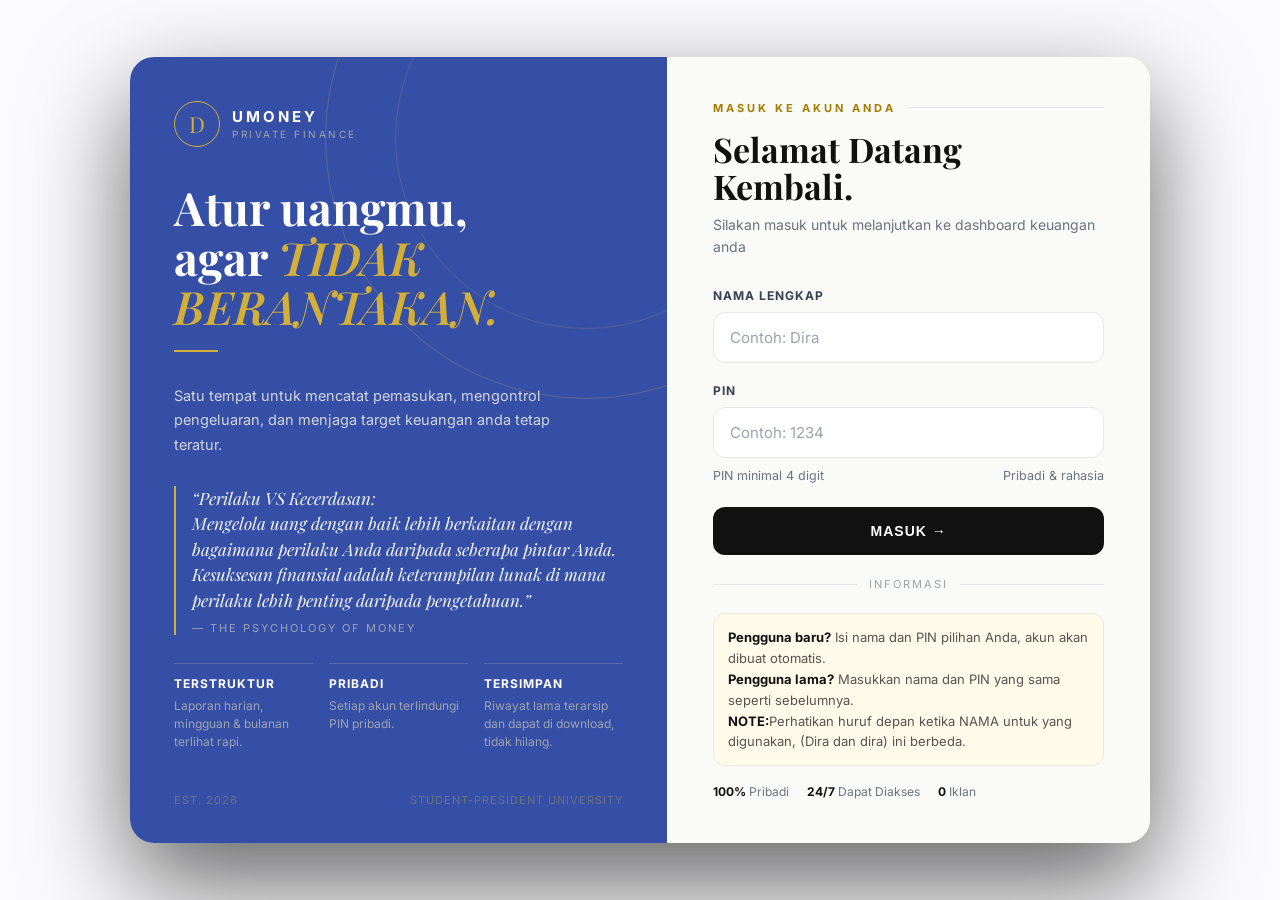
<file: index.html>
<!DOCTYPE html>
<html lang="id">
<head> 
<meta charset="UTF-8">
<meta name="viewport" content="width=device-width, initial-scale=1.0">
<title>uMoney — Private Finance</title>
<style>
  @import url('https://fonts.googleapis.com/css2?family=Playfair+Display:wght@600;700&family=Inter:wght@400;500;600;700&display=swap');
  *{margin:0;padding:0;box-sizing:border-box}
  body{min-height:100vh;background:#fbfbfd;font-family:'Inter',sans-serif;display:flex;align-items:center;justify-content:center;padding:20px;color:#111111}
  .wrap{width:100%;max-width:1020px;min-height:640px;background:#fff;border-radius:24px;overflow:hidden;display:flex;box-shadow:0 40px 100px rgba(0,0,0,.6)}
  /* KIRI - MEWAH */
  .left{flex:1.15;background:#052692ce;color:#fff;padding:44px 44px 36px;position:relative;overflow:hidden;display:flex;flex-direction:column}
  .left::before{content:'';position:absolute;width:520px;height:520px;border:1px solid rgba(212,175,55,.25);border-radius:50%;top:-180px;right:-180px}
  .left::after{content:'';position:absolute;width:380px;height:380px;border:1px solid rgba(212,175,55,.18);border-radius:50%;top:-110px;right:-110px}
  .gold-line{width:44px;height:2px;background:#D4AF37;margin:18px 0}
  .brand{display:flex;align-items:center;gap:12px;position:relative;z-index:1}
  .brand-mark{width:46px;height:46px;border:1px solid #D4AF37;border-radius:50%;display:flex;align-items:center;justify-content:center;font-family:'Playfair Display',serif;font-size:22px;color:#D4AF37}
  .brand b{font-size:15px;letter-spacing:3px;text-transform:uppercase}
  .brand span{display:block;font-size:10px;letter-spacing:2.5px;color:#9CA3AF;font-weight:400;margin-top:2px}
  .left h1{font-family:'Playfair Display',serif;font-size:46px;line-height:1.08;font-weight:700;margin-top:36px;position:relative;z-index:1}
  .left h1 em{font-style:italic;color:#D4AF37;font-weight:600}
  .left p.desc{font-size:14.5px;line-height:1.7;color:#D1D5DB;margin-top:14px;max-width:380px;position:relative;z-index:1}
  .quote{margin-top:28px;border-left:2px solid #D4AF37;padding-left:16px;position:relative;z-index:1}
  .quote p{font-family:'Playfair Display',serif;font-size:17px;line-height:1.5;font-style:italic;color:#F3F4F6}
  .quote span{font-size:11px;letter-spacing:2px;color:#9CA3AF;text-transform:uppercase;display:block;margin-top:8px;font-family:'Inter',sans-serif;font-style:normal}
  .features{display:flex;gap:16px;margin-top:28px;position:relative;z-index:1}
  .feat{flex:1;border-top:1px solid rgba(255,255,255,.15);padding-top:12px}
  .feat b{font-size:12px;letter-spacing:1px;text-transform:uppercase;color:#fff;display:block}
  .feat span{font-size:12px;color:#9CA3AF;line-height:1.5;display:block;margin-top:6px}
  .left .foot{margin-top:auto;padding-top:28px;display:flex;justify-content:space-between;font-size:11px;letter-spacing:1px;color:#6B7280;text-transform:uppercase;position:relative;z-index:1}
  /* KANAN */
  .right{flex:1;padding:44px 46px;display:flex;flex-direction:column;justify-content:center;background:#FAFAF8}
  .eyebrow{font-size:11px;letter-spacing:3px;text-transform:uppercase;color:#A67C00;font-weight:700;display:flex;align-items:center;gap:10px}
  .eyebrow::after{content:'';flex:1;height:1px;background:#E5E7EB}
  .right h2{font-family:'Playfair Display',serif;font-size:34px;line-height:1.1;margin:16px 0 8px;color:#111}
  .right p.sub{font-size:14px;line-height:1.6;color:#6B7280;margin-bottom:10px}
  label{font-size:12px;letter-spacing:1px;text-transform:uppercase;font-weight:700;color:#374151;margin:20px 0 9px;display:block}
  input{width:100%;padding:15px 16px;border:1px solid #E5E7EB;border-radius:12px;font-size:15px;outline:none;background:#fff;transition:.2s;font-family:'Inter',sans-serif}
  input::placeholder{color:#9CA3AF}
  input:focus{border-color:#111;box-shadow:0 0 0 3px rgba(0,0,0,.06)}
  .row-info{display:flex;justify-content:space-between;font-size:12.5px;color:#6B7280;margin-top:10px}
  .btn{width:100%;margin-top:24px;background:#111;color:#fff;border:none;padding:16px;border-radius:12px;font-size:14px;letter-spacing:1px;text-transform:uppercase;font-weight:700;cursor:pointer;transition:.2s}
  .btn:hover{background:#000;transform:translateY(-1px);box-shadow:0 14px 30px rgba(0,0,0,.2)}
  .btn:active{transform:scale(.98)}
  .divider{display:flex;align-items:center;gap:12px;margin:22px 0;font-size:11px;letter-spacing:2px;text-transform:uppercase;color:#9CA3AF}
  .divider::before,.divider::after{content:'';flex:1;height:1px;background:#E5E7EB}
  .note{border:1px solid #EDE9D8;background:#FFFBEB;border-radius:12px;padding:13px 14px;font-size:13px;line-height:1.6;color:#57534E}
  .note b{color:#111}
  .trust{display:flex;gap:18px;margin-top:18px;font-size:12px;color:#6B7280}
  .trust b{color:#111}
  #pesanError{display:none;margin-top:14px;background:#FEF2F2;border:1px solid #FECACA;color:#991B1B;padding:11px 12px;border-radius:10px;font-size:13px}
  @media(max-width:760px){
    .wrap{flex-direction:column;max-width:460px;min-height:auto}
    .left{padding:28px}
    .left h1{font-size:32px}
    .features,.quote{display:none}
    .right{padding:28px 24px}
  }
</style>
</head>
<body>
<div class="wrap">
  <div class="left">
    <div class="brand"><div class="brand-mark">D</div><b>uMoney<span>Private Finance</span></b></div>
    <h1>Atur uangmu,<br>agar <em>TIDAK<br>BERANTAKAN.</em></h1>
    <div class="gold-line"></div>
    <p class="desc">Satu tempat untuk mencatat pemasukan, mengontrol pengeluaran, dan menjaga target keuangan anda tetap teratur.</p>
    <div class="quote"><p>“Perilaku VS Kecerdasan: <br>Mengelola uang dengan baik lebih berkaitan dengan bagaimana perilaku Anda daripada seberapa pintar Anda. Kesuksesan finansial adalah keterampilan lunak di mana perilaku lebih penting daripada pengetahuan</em>.”</p><span>— The Psychology of Money</span></div>
    <div class="features">
      <div class="feat"><b>Terstruktur</b><span>Laporan harian, mingguan & bulanan terlihat rapi.</span></div>
      <div class="feat"><b>Pribadi</b><span>Setiap akun terlindungi PIN pribadi.</span></div>
      <div class="feat"><b>Tersimpan</b><span>Riwayat lama terarsip dan dapat di download, tidak hilang.</span></div>
    </div>
    <div class="foot"><span>Est. 2026</span><span>Student-President University</span></div>
  </div>

  <div class="right">
    <div class="eyebrow">Masuk Ke Akun Anda</div>
    <h2>Selamat Datang<br>Kembali.</h2>
    <p class="sub">Silakan masuk untuk melanjutkan ke dashboard keuangan anda</p>

    <label for="inputNamaLogin">Nama Lengkap</label>
    <input id="inputNamaLogin" type="text" placeholder="Contoh: Dira" autocomplete="off">

    <label for="inputPinLogin">PIN</label>
    <input id="inputPinLogin" type="password" inputmode="numeric" maxlength="6" placeholder="Contoh: 1234" autocomplete="off">
    <div class="row-info"><span>PIN minimal 4 digit</span><span>Pribadi & rahasia</span></div>

    <div id="pesanError"></div>
    <button class="btn" onclick="loginuMoney()">Masuk →</button>

    <div class="divider">Informasi</div>
    <div class="note"><b>Pengguna baru?</b> Isi nama dan PIN pilihan Anda, akun akan dibuat otomatis.<br><b>Pengguna lama?</b> Masukkan nama dan PIN yang sama seperti sebelumnya.<br><b>NOTE:</b>Perhatikan huruf depan ketika NAMA untuk yang digunakan, (Dira dan dira) ini berbeda.</div>
    <div class="trust"><span><b>100%</b> Pribadi</span><span><b>24/7</b> Dapat Diakses</span><span><b>0</b> Iklan</span></div>
  </div>
</div>

<script>
function tampilError(msg){
  let el = document.getElementById('pesanError');
  el.style.display = 'block'; el.textContent = msg;
}
function loginuMoney(){
  let nama = document.getElementById('inputNamaLogin').value.trim();
  let pin = document.getElementById('inputPinLogin').value.trim();
  if(!nama){ tampilError('Mohon isi nama Anda terlebih dahulu.'); return; }
  if(!pin || pin.length < 4){ tampilError('PIN minimal 4 digit.'); return; }
  let keyPin = 'uMoney_pin_' + nama;
  let pinLama = localStorage.getItem(keyPin);
  if(pinLama && pinLama !== pin){ tampilError('PIN salah. Silakan coba lagi.'); return; }
  if(!pinLama) localStorage.setItem(keyPin, pin);
  sessionStorage.setItem('currentUser', nama);
  localStorage.setItem('currentUser', nama);
  localStorage.setItem('uMoney_lastUser', nama);
  window.location.href = 'home.html';
}
document.getElementById('inputPinLogin').addEventListener('keydown', function(e){ if(e.key === 'Enter') loginuMoney(); });
document.getElementById('inputNamaLogin').addEventListener('keydown', function(e){ if(e.key === 'Enter') document.getElementById('inputPinLogin').focus(); });
</script>
</body>
</html>
</file>
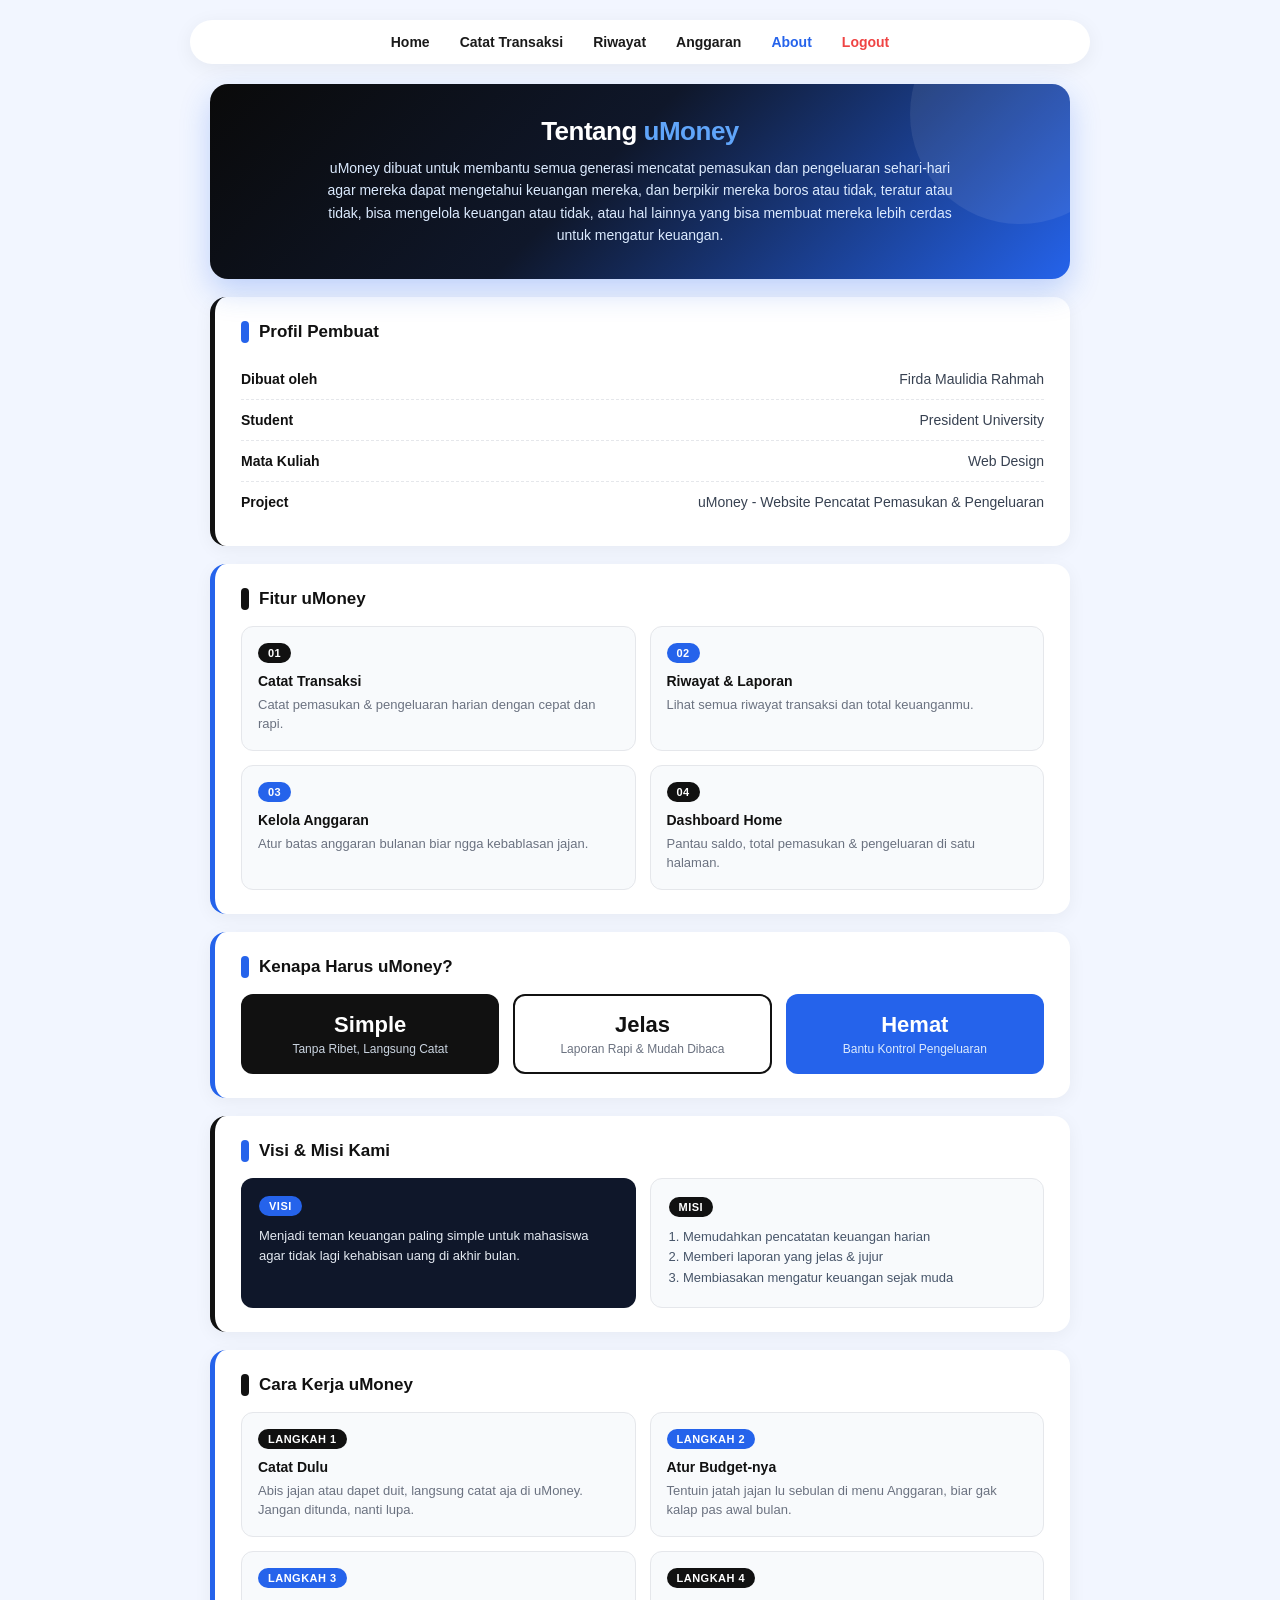
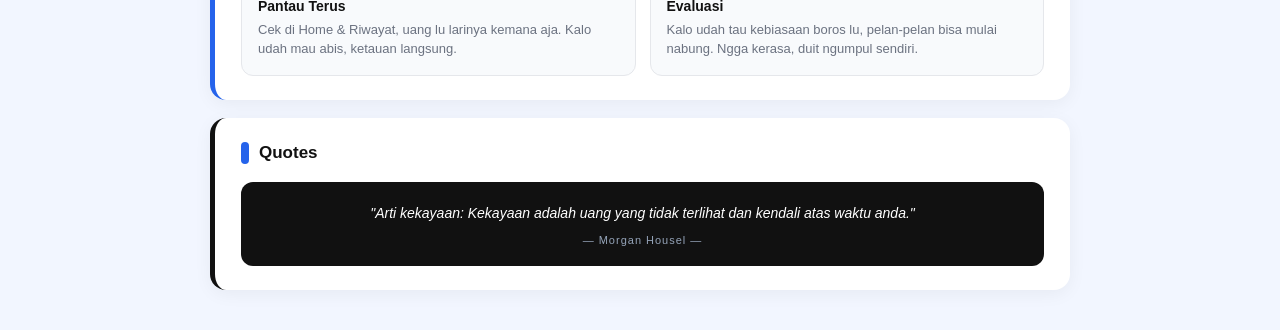
<file: about.html>
<!DOCTYPE html>
<html lang="id">
<head>
<meta charset="UTF-8">
<meta name="viewport" content="width=device-width, initial-scale=1.0">
<title>Tentang uMoney</title>
<style>
  *{margin:0;padding:0;box-sizing:border-box;font-family:'Segoe UI', Arial, sans-serif}
  body{background:#f2f6ff;padding:20px 0 40px}

  /* NAV - UKURAN TETAP */
  .navbar{
    max-width:900px;margin:0 auto 20px;
    background:#fff;border-radius:999px;
    display:flex;justify-content:center;gap:30px;
    padding:14px 20px;
    box-shadow:0 4px 20px rgba(0,0,0,0.06);
  }
  .navbar a{color:#1a1a1a;text-decoration:none;font-weight:600;font-size:14px}
  .navbar a.active{color:#2563eb}
  .navbar a.logout{color:#ef4444}

  /* CONTAINER - UKURAN TETAP */
  .container{max-width:900px;margin:0 auto;padding:0 20px}

  /* HERO - HITAM + BIRU */
  .hero{
    background:linear-gradient(135deg, #0a0a0a 0%, #0f172a 45%, #2563eb 100%);
    border-radius:18px;padding:32px 28px;text-align:center;color:#fff;
    box-shadow:0 12px 30px rgba(37,99,235,0.25);
    position:relative;overflow:hidden;
  }
  .hero::after{
    content:"";position:absolute;width:220px;height:220px;
    background:rgba(255,255,255,0.08);border-radius:50%;
    right:-60px;top:-80px;
  }
  .hero h1{font-size:26px;letter-spacing:-0.5px;position:relative;z-index:1}
  .hero h1 span{color:#60a5fa}
  .hero p{margin-top:10px;font-size:14px;line-height:1.6;color:#dbeafe;max-width:650px;margin-left:auto;margin-right:auto;position:relative;z-index:1}

  /* CARD PUTIH + LIST HITAM */
  .card{
    background:#fff;border-radius:16px;padding:24px 26px;margin-top:18px;
    box-shadow:0 4px 18px rgba(0,0,0,0.05);
    border-left:5px solid #111;
  }
  .card.blue{border-left-color:#2563eb}
  .card h2{font-size:17px;color:#111;display:flex;align-items:center;gap:10px}
  .card h2::before{content:"";width:8px;height:22px;background:#2563eb;border-radius:10px;display:inline-block}
  .card.blue h2::before{background:#111}

  .profil{margin-top:16px}
  .row{
    display:flex;justify-content:space-between;padding:12px 0;
    border-bottom:1px dashed #e5e7eb;font-size:14px;
  }
  .row:last-child{border-bottom:none}
  .row b{color:#111}
  .row span{color:#374151;text-align:right}

  /* FITUR */
  .fitur-grid{display:grid;grid-template-columns:1fr 1fr;gap:14px;margin-top:16px}
  .fitur{
    background:#f8fafc;border:1px solid #e5e7eb;border-radius:12px;padding:16px;
  }
  .fitur h3{font-size:14px;color:#111;margin-bottom:6px}
  .fitur p{font-size:13px;color:#6b7280;line-height:1.5}
  .badge{
    display:inline-block;background:#111;color:#fff;
    font-size:11px;padding:4px 10px;border-radius:999px;
    font-weight:700;letter-spacing:0.5px;margin-bottom:10px;
  }
  .badge.blue{background:#2563eb}
</style>
</head>
<body>

<nav class="navbar">
  <a href="index.html">Home</a>
  <a href="transaksi.html">Catat Transaksi</a>
  <a href="riwayat.html">Riwayat</a>
  <a href="anggaran.html">Anggaran</a>
  <a href="about.html" class="active">About</a>
  <a href="login.html" class="logout">Logout</a>
</nav>

<div class="container">
  <div class="hero">
    <h1>Tentang <span>uMoney</span></h1>
    <p>uMoney dibuat untuk membantu semua generasi mencatat pemasukan dan pengeluaran sehari-hari agar mereka dapat mengetahui keuangan mereka, dan berpikir mereka boros atau tidak, teratur atau tidak, bisa mengelola keuangan atau tidak, atau hal lainnya yang bisa membuat mereka lebih cerdas untuk mengatur keuangan.</p>
  </div>

  <div class="card">
    <h2>Profil Pembuat</h2>
    <div class="profil">
      <div class="row"><b>Dibuat oleh</b><span>Firda Maulidia Rahmah</span></div>
      <div class="row"><b>Student</b><span>President University</span></div>
      <div class="row"><b>Mata Kuliah</b><span>Web Design</span></div>
      <div class="row"><b>Project</b><span>uMoney - Website Pencatat Pemasukan & Pengeluaran</span></div>
    </div>
  </div>

<div class="card blue">
  <h2>Fitur uMoney</h2>
  <div class="fitur-grid">
    <div class="fitur">
      <span class="badge">01</span>
      <h3>Catat Transaksi</h3>
      <p>Catat pemasukan & pengeluaran harian dengan cepat dan rapi.</p>
    </div>
    <div class="fitur">
      <span class="badge blue">02</span>
      <h3>Riwayat & Laporan</h3>
      <p>Lihat semua riwayat transaksi dan total keuanganmu.</p>
    </div>
    <div class="fitur">
      <span class="badge blue">03</span>
      <h3>Kelola Anggaran</h3>
      <p>Atur batas anggaran bulanan biar ngga kebablasan jajan.</p>
    </div>
    <div class="fitur">
      <span class="badge">04</span>
      <h3>Dashboard Home</h3>
      <p>Pantau saldo, total pemasukan & pengeluaran di satu halaman.</p>
    </div>
  </div>
</div>

<!-- 1. STATISTIK -->
<div class="card" style="border-left-color:#2563eb">
  <h2>Kenapa Harus uMoney?</h2>
  <div style="display:grid;grid-template-columns:1fr 1fr 1fr;gap:14px;margin-top:16px;text-align:center">
    <div style="background:#111;color:#fff;padding:18px 10px;border-radius:12px">
      <div style="font-size:22px;font-weight:800">Simple</div>
      <div style="font-size:12px;color:#cbd5e1;margin-top:4px">Tanpa Ribet, Langsung Catat</div>
    </div>
    <div style="background:#fff;border:2px solid #111;padding:16px 10px;border-radius:12px">
      <div style="font-size:22px;font-weight:800;color:#111">Jelas</div>
      <div style="font-size:12px;color:#6b7280;margin-top:4px">Laporan Rapi & Mudah Dibaca</div>
    </div>
    <div style="background:#2563eb;color:#fff;padding:18px 10px;border-radius:12px">
      <div style="font-size:22px;font-weight:800">Hemat</div>
      <div style="font-size:12px;color:#dbeafe;margin-top:4px">Bantu Kontrol Pengeluaran</div>
    </div>
  </div>
</div>

  <!-- 2. VISI MISI -->
  <div class="card">
    <h2>Visi & Misi Kami</h2>
    <div style="display:grid;grid-template-columns:1fr 1fr;gap:14px;margin-top:16px">
      <div style="background:#0f172a;color:#fff;padding:18px;border-radius:12px">
        <span class="badge blue">VISI</span>
        <p style="font-size:13px;line-height:1.6;color:#e2e8f0">Menjadi teman keuangan paling simple untuk mahasiswa agar tidak lagi kehabisan uang di akhir bulan.</p>
      </div>
      <div style="background:#f8fafc;border:1px solid #e5e7eb;padding:18px;border-radius:12px">
        <span class="badge">MISI</span>
        <p style="font-size:13px;line-height:1.6;color:#475569">1. Memudahkan pencatatan keuangan harian<br>2. Memberi laporan yang jelas & jujur<br>3. Membiasakan mengatur keuangan sejak muda</p>
      </div>
    </div>
  </div>

  <!-- 3. CARA KERJA -->
<div class="card blue">
  <h2>Cara Kerja uMoney</h2>
  <div style="display:grid;grid-template-columns:1fr 1fr;gap:14px;margin-top:16px">
    <div class="fitur"><span class="badge">LANGKAH 1</span><h3>Catat Dulu</h3><p>Abis jajan atau dapet duit, langsung catat aja di uMoney. Jangan ditunda, nanti lupa.</p></div>
    <div class="fitur"><span class="badge blue">LANGKAH 2</span><h3>Atur Budget-nya</h3><p>Tentuin jatah jajan lu sebulan di menu Anggaran, biar gak kalap pas awal bulan.</p></div>
    <div class="fitur"><span class="badge blue">LANGKAH 3</span><h3>Pantau Terus</h3><p>Cek di Home & Riwayat, uang lu larinya kemana aja. Kalo udah mau abis, ketauan langsung.</p></div>
    <div class="fitur"><span class="badge">LANGKAH 4</span><h3>Evaluasi</h3><p>Kalo udah tau kebiasaan boros lu, pelan-pelan bisa mulai nabung. Ngga kerasa, duit ngumpul sendiri.</p></div>
  </div>
</div>

  <!-- 4. TEKNOLOGI + QUOTE PENUTUP -->
  <div class="card">
    <h2>Quotes</h2>
    <div style="margin-top:18px;background:#111;color:#fff;padding:20px;border-radius:12px;text-align:center">
      <p style="font-size:14px;font-style:italic;line-height:1.6">"Arti kekayaan: Kekayaan adalah uang yang tidak terlihat dan kendali atas waktu anda."</p>
      <p style="font-size:11px;color:#94a3b8;margin-top:10px;letter-spacing:1px">— Morgan Housel —</p>
    </div>
  </div>

</div>

</body>
</html>
</file>
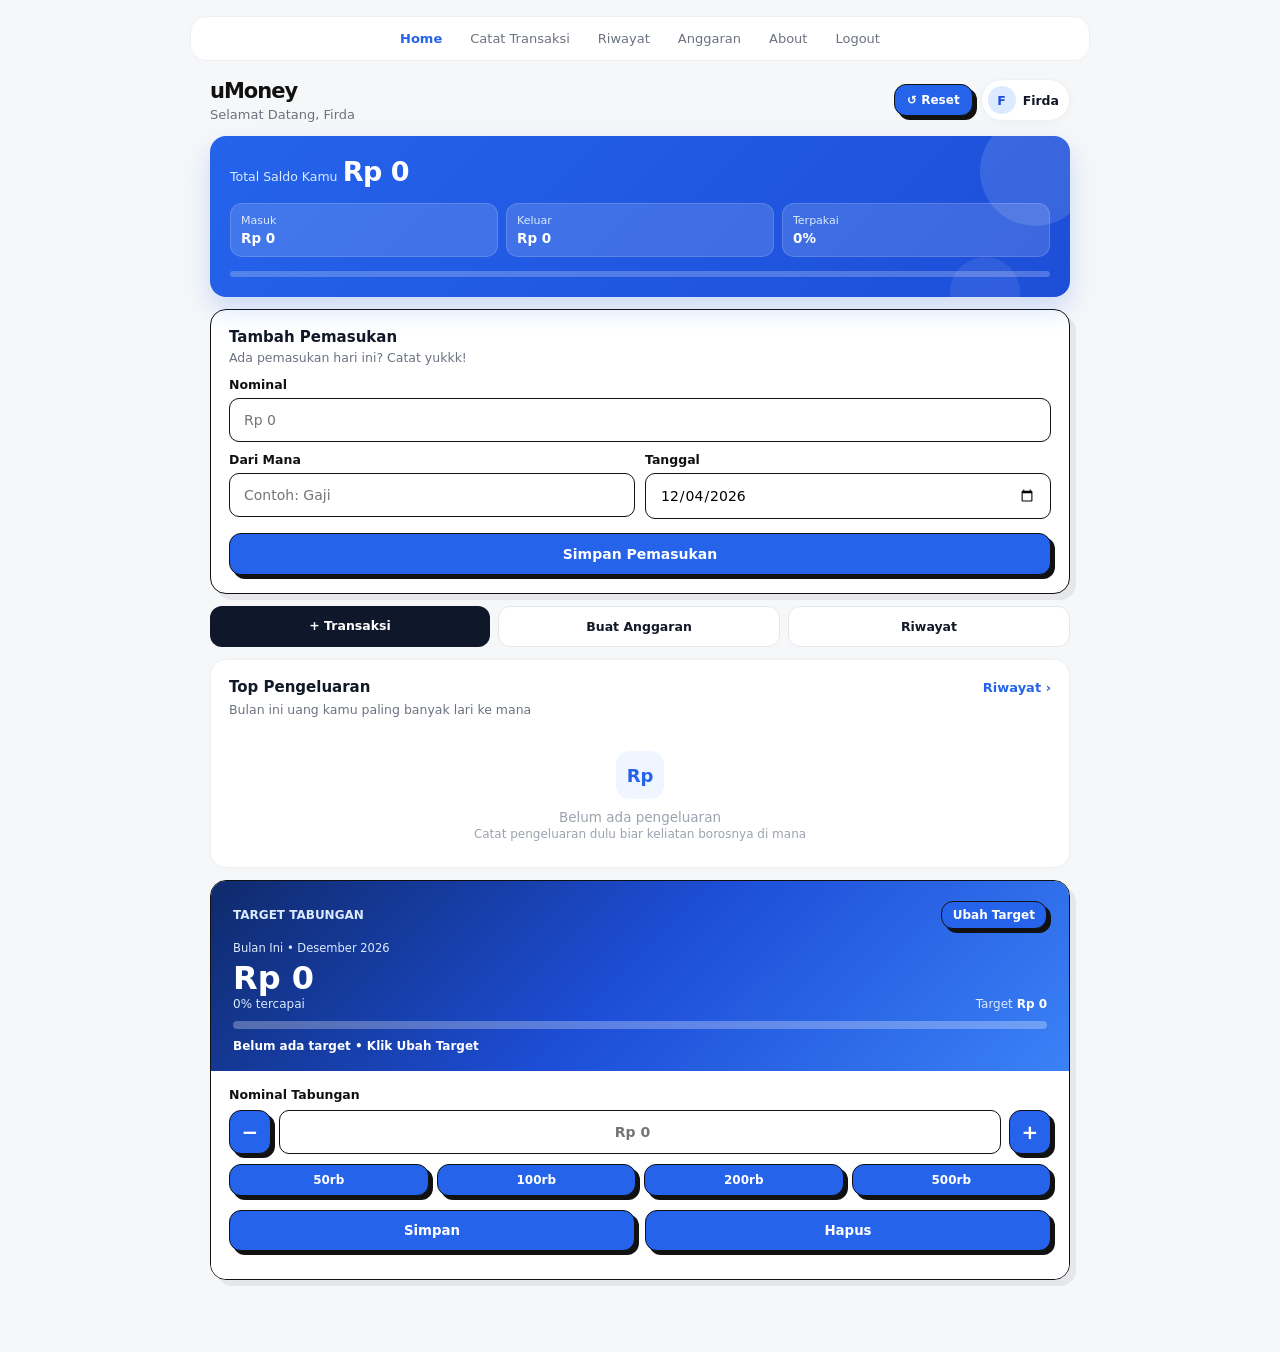
<file: home.html>
<!DOCTYPE html>
<html lang="id">
<head>
<meta charset="UTF-8">
<meta name="viewport" content="width=device-width, initial-scale=1.0">
<title>uMoney - Home</title>
<style>
  *{ margin:0; padding:0; box-sizing:border-box; font-family:'Segoe UI', system-ui, sans-serif; }
  body{ background:#F6F7F9; color:#111827; }
  *{ font-family:'Inter',system-ui,sans-serif !important; box-sizing:border-box; }
  body{ background:#F6F7F9; color:#111827; margin:0; }
  nav{ max-width:900px !important; margin:16px auto 0 !important; background:#fff !important; border:1px solid #EEF0F3 !important; border-radius:16px !important; padding:14px 20px !important; display:flex !important; justify-content:center !important; gap:28px !important; box-sizing:border-box !important; }
  nav a{ color:#6B7280; text-decoration:none; font-size:13px; font-weight:500; white-space:nowrap; }
  nav a.active{ color:#2563EB; font-weight:700; }
  .container{ max-width:900px; margin:0 auto; padding:18px 20px 60px; }
  .page-head{ display:flex; justify-content:space-between; align-items:flex-start; margin-bottom:14px; gap:10px; }
  .page-head h1{ font-size:21px; letter-spacing:-.3px; }
  .page-head p{ font-size:13px; color:#6B7280; margin-top:4px; }
  .head-right{ display:flex; align-items:center; gap:8px; flex-shrink:0; }
  .profile{ background:#fff; border:1px solid #EEF0F3; border-radius:999px; padding:6px 10px 6px 6px; display:flex; align-items:center; gap:7px; font-size:12.5px; font-weight:600; box-shadow:0 2px 10px rgba(0,0,0,.03); }
  .avatar{ width:28px; height:28px; border-radius:50%; background:#DBEAFE; color:#1D4ED8; display:flex; align-items:center; justify-content:center; font-weight:800; }
  .btn-reset{ background:#fff; border:1px solid #FECACA; color:#DC2626; padding:8px 12px; border-radius:999px; font-size:12px; font-weight:600; cursor:pointer; box-shadow:0 2px 10px rgba(0,0,0,.03); }
  .btn-reset:hover{ background:#FEF2F2; }
  .hero{ background:linear-gradient(135deg,#2563EB,#1D4ED8); color:#fff; border-radius:16px; padding:20px; position:relative; overflow:hidden; margin-bottom:12px; box-shadow:0 12px 28px rgba(37,99,235,.20); }
  .hero::before{ content:""; position:absolute; right:-20px; top:-20px; width:110px; height:110px; background:rgba(255,255,255,.12); border-radius:50%; }
  .hero::after{ content:""; position:absolute; right:50px; bottom:-30px; width:70px; height:70px; background:rgba(255,255,255,.08); border-radius:50%; }
  .hero-label{ font-size:12.5px; color:#DBEAFE; position:relative; }
  .hero-saldo{ font-size:27px; margin:8px 0 6px; position:relative; letter-spacing:-.5px; }
  .hero-sub{ font-size:12.5px; color:#DBEAFE; position:relative; }
  .hero-stats{ display:flex; gap:8px; margin-top:16px; position:relative; }
  .hero-stats div{ flex:1; background:rgba(255,255,255,.14); border:1px solid rgba(255,255,255,.15); border-radius:12px; padding:10px 10px; }
  .hero-stats span{ display:block; font-size:11px; color:#DBEAFE; }
  .hero-stats b{ display:block; font-size:13.5px; margin-top:3px; word-break:break-all; }
  .hero-bar{ height:6px; background:rgba(255,255,255,.22); border-radius:10px; margin-top:14px; overflow:hidden; position:relative; }
  .hero-fill{ height:100%; background:#fff; border-radius:10px; transition:.3s; }
  .card{ background:#fff; border:1px solid #EEF0F3; border-radius:16px; padding:18px; margin-bottom:12px; box-shadow:0 2px 10px rgba(0,0,0,.02); }
  .card h3{ font-size:15px; margin-bottom:4px; }
  .card p{ font-size:12.5px; color:#6B7280; margin-bottom:12px; }
  label{ font-size:12.5px; font-weight:600; display:block; margin:10px 0 6px; }
  input, select{ width:100%; padding:11px 12px; border:1.5px solid #E5E7EB; border-radius:10px; font-size:14px; background:#F9FAFB; outline:none; }
  input:focus, select:focus{ background:#fff; border-color:#2563EB; box-shadow:0 0 0 4px rgba(37,99,235,.10); }
  .row{ display:flex; gap:10px; }
  .row > div{ flex:1; }
  .btn-green{ width:100%; margin-top:14px; background:#16A34A; color:#fff; border:none; padding:12px; border-radius:10px; font-weight:700; font-size:14px; cursor:pointer; }
  .btn-green:hover{ background:#15803D; }
  .actions{ display:flex; gap:8px; margin-bottom:12px; }
  .actions a{ flex:1; text-align:center; padding:12px 6px; border-radius:12px; font-size:12.5px; font-weight:600; text-decoration:none; }
  .actions a:first-child{ background:#0F172A; color:#fff; }
  .actions a:not(:first-child){ background:#fff; color:#111827; border:1px solid #E5E7EB; }
  .anggaran-item{ padding:10px 0; border-bottom:1px solid #F3F4F6; font-size:13.5px; }
  .anggaran-item:last-child{ border:none; }
  .bar{ height:6px; background:#F3F4F6; border-radius:10px; margin-top:6px; overflow:hidden; }
  .fill{ height:100%; border-radius:10px; }
  .tx{ display:flex; justify-content:space-between; align-items:center; padding:12px 0; border-bottom:1px solid #F3F4F6; gap:10px; }
  .tx:last-child{ border:none; }
  .tx-left{ display:flex; gap:10px; align-items:center; min-width:0; }
  .tx-ico{ width:36px; height:36px; border-radius:10px; display:flex; align-items:center; justify-content:center; font-size:17px; flex-shrink:0; }
  .tx b{ font-size:13.5px; }
  .tx span{ font-size:12px; color:#9CA3AF; display:block; }
  .empty{ text-align:center; padding:22px 0 8px; color:#9CA3AF; font-size:13.5px; }
  .empty-big{ font-size:32px; margin-bottom:6px; }
  .link{ font-size:13px; color:#2563EB; font-weight:600; text-decoration:none; white-space:nowrap; }
  .sec-head{ display:flex; justify-content:space-between; align-items:center; margin-bottom:6px; gap:10px; }
  .sec-head h3{ margin:0; }
  .overlay{ display:none; position:fixed; inset:0; background:rgba(0,0,0,.45); z-index:99; align-items:center; justify-content:center; padding:16px; }
  .overlay.show{ display:flex; }
  .modal{ background:#fff; width:100%; max-width:420px; border-radius:16px; padding:20px; box-shadow:0 20px 40px rgba(0,0,0,.2); }
  .modal h3{ font-size:16px; }
  .modal p{ font-size:12.5px; color:#6B7280; margin:4px 0 14px; }
  .opt{ display:flex; align-items:center; gap:10px; padding:11px 12px; border:1.5px solid #E5E7EB; border-radius:12px; margin-bottom:8px; cursor:pointer; font-size:13.5px; font-weight:500; }
  .opt input{ width:auto; accent-color:#DC2626; }
  .opt.active{ border-color:#DC2626; background:#FEF2F2; }
  .btn-row{ display:flex; gap:10px; margin-top:14px; }
  .btn-row button{ flex:1; padding:11px; border-radius:10px; font-weight:700; cursor:pointer; font-size:13.5px; }
  .btn-cancel{ background:#fff; border:1px solid #E5E7EB; color:#111827; }
  .btn-do-reset{ background:#DC2626; border:none; color:#fff; }
</style>
</head>
<body>

<nav>
  <a href="home.html" class="active">Home</a>
  <a href="tambah.html">Catat Transaksi</a>
  <a href="riwayat.html">Riwayat</a>
  <a href="anggaran.html">Anggaran</a>
  <a href="about.html">About</a>
  <a href="#" onclick="logout()">Logout</a>
</nav>

<div class="container">
  <div class="page-head">
    <div><h1>uMoney</h1><p id="greet">Selamat datang, Firda </p></div>
    <div class="head-right">
      <button class="btn-reset" onclick="openReset()">↺ Reset</button>
      <div class="profile"><span class="avatar" id="avatar">F</span><span id="namaProfil">Firda</span></div>
    </div>
  </div>

  <div class="hero">
    <span class="hero-label">Total Saldo Kamu</span>
    <b class="hero-saldo" id="saldoHero">Rp 0</b>
    <div class="hero-stats">
      <div><span>Masuk</span><b id="masukHero">Rp 0</b></div>
      <div><span>Keluar</span><b id="keluarHero">Rp 0</b></div>
      <div><span>Terpakai</span><b id="persenHero">0%</b></div>
    </div>
    <div class="hero-bar"><div class="hero-fill" id="barHero" style="width:0%"></div></div>
  </div>

  <div class="card">
    <h3>Tambah Pemasukan</h3>
    <p>Ada pemasukan hari ini? Catat yukkk!
    </p>
    <label>Nominal</label>
    <input id="nominal" type="number" placeholder="Rp 0">
    <div class="row">
      <div><label>Dari Mana</label><input id="sumber" placeholder="Contoh: Gaji"></div>
      <div><label>Tanggal</label><input id="tanggal" type="date"></div>
    </div>
    <button class="btn-green" onclick="simpanPemasukan()">Simpan Pemasukan</button>
  </div>

  <div class="actions">
    <a href="tambah.html">+ Transaksi</a>
    <a href="anggaran.html">Buat Anggaran</a>
    <a href="riwayat.html">Riwayat</a>
  </div>

<div class="card">
  <div class="sec-head"><h3>Top Pengeluaran</h3><a class="link" href="riwayat.html">Riwayat ›</a></div>
  <p style="margin-bottom:12px;">Bulan ini uang kamu paling banyak lari ke mana</p>
  <div id="topList"></div>
</div>

<div class="card" style="padding:0; overflow:hidden; border:none; box-shadow:0 14px 30px rgba(29,78,216,.18);">
  <div style="background:linear-gradient(135deg,#0F2A6B,#1D4ED8,#3B82F6); color:#fff; padding:20px 22px 18px;">
    <div style="display:flex; justify-content:space-between; align-items:center;">
      <span style="font-size:12px; font-weight:700; color:#DBEAFE;">TARGET TABUNGAN</span> 
      <button type="button" id="btnUbahTarget" style="font-size:12px; font-weight:700; background:rgba(255,255,255,.20); color:#fff; border:none; padding:6px 11px; border-radius:999px; cursor:pointer;">Ubah Target</button>
    </div>
    <div style="font-size:11.5px; color:#DBEAFE; margin-top:12px;" id="targetBulanLabel">Bulan Ini</div>
    <b id="targetTerkumpul" style="font-size:32px; display:block; margin-top:4px;">Rp 0</b>
    <div style="display:flex; justify-content:space-between; font-size:12px; color:#DBEAFE;"><span id="targetPersen">0% tercapai</span><span>Target <b id="targetNominal" style="color:#fff;">Rp 0</b></span></div>
    <div style="height:8px; background:rgba(255,255,255,.28); border-radius:99px; margin-top:10px; overflow:hidden;"><div id="targetBar" style="height:100%; background:#fff; width:0%;"></div></div>
    <div id="targetSisa" style="font-size:12px; margin-top:10px; font-weight:600;">Belum ada target</div>
  </div>
  <div style="background:#fff; padding:16px 18px 18px;">
    <label style="margin:0 0 8px; font-size:12.5px; display:block;">Nominal Tabungan</label>
    <div style="display:flex; gap:8px;">
      <button type="button" id="btnMinus" style="width:42px; height:44px; border-radius:12px; border:1.5px solid #FECACA; background:#FEF2F2; color:#DC2626; font-size:20px; font-weight:800; cursor:pointer;">−</button>
      <input id="inputNabung" type="number" placeholder="Rp 0" style="flex:1; text-align:center; font-weight:700;">
      <button type="button" id="btnPlus" style="width:42px; height:44px; border-radius:12px; border:1.5px solid #BBF7D0; background:#F0FDF4; color:#15803D; font-size:20px; font-weight:800; cursor:pointer;">+</button>
    </div>
    <div style="display:flex; gap:8px; margin-top:10px;">
      <button type="button" class="chipNabung" data-v="50000" style="flex:1; padding:8px; border-radius:999px; border:1px solid #E2E8F0; background:#F8FAFC; font-size:12px; font-weight:700; cursor:pointer;">50rb</button>
      <button type="button" class="chipNabung" data-v="100000" style="flex:1; padding:8px; border-radius:999px; border:1px solid #E2E8F0; background:#F8FAFC; font-size:12px; font-weight:700; cursor:pointer;">100rb</button>
      <button type="button" class="chipNabung" data-v="200000" style="flex:1; padding:8px; border-radius:999px; border:1px solid #E2E8F0; background:#F8FAFC; font-size:12px; font-weight:700; cursor:pointer;">200rb</button>
      <button type="button" class="chipNabung" data-v="500000" style="flex:1; padding:8px; border-radius:999px; border:1px solid #E2E8F0; background:#F8FAFC; font-size:12px; font-weight:700; cursor:pointer;">500rb</button>
    </div>
    <div style="display:flex; gap:10px; margin-top:14px;">
      <button type="button" id="btnTambah" style="flex:1; background:#16A34A; color:#fff; border:none; padding:12px; border-radius:12px; font-weight:800; cursor:pointer;">Simpan</button>
      <button type="button" id="btnKurang" style="flex:1; background:#fff; color:#DC2626; border:1.5px solid #FECACA; padding:12px; border-radius:12px; font-weight:800; cursor:pointer;">Hapus</button>
    </div>
    <div id="targetLog" style="font-size:12px; color:#64748B; text-align:center; margin-top:10px;"></div>
  </div>
</div>

<script>
(function(){
  function fmt2(n){ return 'Rp ' + Number(n||0).toLocaleString('id-ID'); }
  function userKey(){ return (localStorage.getItem('currentUser') || localStorage.getItem('user') || 'default'); }
  function bulanKey(){ let d=new Date(); return d.getFullYear()+'-'+String(d.getMonth()+1).padStart(2,'0'); }
  function kTarget(){ return 'target_'+userKey()+'_'+bulanKey(); }
  function kTab(){ return 'tabungan_'+userKey()+'_'+bulanKey(); }
  function render(){
    let target = Number(localStorage.getItem(kTarget())||0);
    let tab = Number(localStorage.getItem(kTab())||0);
    let persen = target>0 ? Math.min(100, Math.round(tab/target*100)) : 0;
    let d=new Date();
    document.getElementById('targetBulanLabel').textContent = 'Bulan Ini • ' + d.toLocaleDateString('id-ID',{month:'long', year:'numeric'});
    document.getElementById('targetTerkumpul').textContent = fmt2(tab);
    document.getElementById('targetNominal').textContent = fmt2(target);
    document.getElementById('targetBar').style.width = persen+'%';
    document.getElementById('targetPersen').textContent = persen+'% tercapai';
    document.getElementById('targetSisa').textContent = target===0 ? 'Belum ada target • Klik Ubah Target' : (tab>=target ? 'Target tercapai! Keren banget.' : 'Sisa '+fmt2(target-tab)+' lagi');
  }
  document.getElementById('btnUbahTarget').addEventListener('click', function(){
    let lama = localStorage.getItem(kTarget())||'';
    let baru = prompt('Target nabung bulan ini berapa? (contoh 500000)', lama);
    if(baru===null) return;
    baru = Number(String(baru).replace(/[^0-9]/g,''));
    if(!baru){ alert('Isi angka dulu'); return; }
    localStorage.setItem(kTarget(), baru);
    render();
  });
  document.getElementById('btnPlus').addEventListener('click', function(){
    let inp=document.getElementById('inputNabung'); inp.value = Number(inp.value||0)+50000;
  });
  document.getElementById('btnMinus').addEventListener('click', function(){
    let inp=document.getElementById('inputNabung'); inp.value = Math.max(0, Number(inp.value||0)-50000);
  });
  document.querySelectorAll('.chipNabung').forEach(function(b){
    b.addEventListener('click', function(){ document.getElementById('inputNabung').value = b.getAttribute('data-v'); });
  });
  function simpan(mode){
    let v = Number(document.getElementById('inputNabung').value||0);
    if(!v){ alert('Isi nominal dulu'); return; }
    let lama = Number(localStorage.getItem(kTab())||0);
    let baru = mode==='tambah' ? lama+v : lama-v;
    if(baru<0) baru=0;
    localStorage.setItem(kTab(), baru);
    document.getElementById('inputNabung').value='';
    document.getElementById('targetLog').textContent = mode==='tambah' ? 'Berhasil nambah '+fmt2(v) : 'Berhasil ngurangin '+fmt2(v);
    render();
  }
  document.getElementById('btnTambah').addEventListener('click', function(){ simpan('tambah'); });
  document.getElementById('btnKurang').addEventListener('click', function(){ simpan('kurang'); });
  render();
})();
</script></div>
<div class="overlay" id="resetModal" onclick="if(event.target===this) closeReset()">
  <div class="modal">
    <h3>↺ Reset Data</h3>
    <p>Pilih periode yang mau di-reset. Yang di-reset pindah ke Arsip, gak hilang permanen.</p>
    <label>Periode Reset</label>
    <label class="opt"><input type="radio" name="periode" value="hari" checked onclick="pilihPeriode(this)"> Hari Ini</label>
    <label class="opt"><input type="radio" name="periode" value="minggu" onclick="pilihPeriode(this)"> Minggu Ini</label>
    <label class="opt"><input type="radio" name="periode" value="bulan" onclick="pilihPeriode(this)"> Bulan Ini</label>
    <label class="opt"><input type="radio" name="periode" value="tahun" onclick="pilihPeriode(this)"> Tahun Ini</label>
    <label class="opt"><input type="radio" name="periode" value="semua" onclick="pilihPeriode(this)"> Semua Data</label>
    <label>Tanggal Acuan</label>
    <input type="date" id="resetTanggal">
    <div style="font-size:11.5px; color:#9CA3AF; margin-top:6px;" id="resetInfo">Akan memindahkan transaksi tanggal 23 Nov 2026 ke Arsip.</div>
    <label style="margin-top:12px;"><input type="checkbox" id="resetAnggaran" style="width:auto; accent-color:#DC2626;"> Sekalian reset Anggaran juga</label>
    <div class="btn-row">
      <button class="btn-cancel" onclick="closeReset()">Batal</button>
      <button class="btn-do-reset" onclick="doReset()">Ya, Reset</button>
    </div>
  </div>
</div>

<script>
  let user = sessionStorage.getItem('currentUser') || localStorage.getItem('currentUser') || 'Firda';
  document.getElementById('namaProfil').textContent = user;
  document.getElementById('avatar').textContent = user.charAt(0).toUpperCase();
  document.getElementById('greet').textContent = 'Selamat Datang, ' + user;
  document.getElementById('tanggal').valueAsDate = new Date();
  document.getElementById('resetTanggal').valueAsDate = new Date();
  let fmt = n => 'Rp ' + Number(n||0).toLocaleString('id-ID');
  function getData(){ try{ return JSON.parse(localStorage.getItem('uMoney_' + user)) || []; }catch(e){ return []; } }
  function saveData(d){ localStorage.setItem('uMoney_' + user, JSON.stringify(d)); }
  function setText(id, txt){ let el = document.getElementById(id); if(el) el.textContent = txt; }
  function setHTML(id, html){ let el = document.getElementById(id); if(el) el.innerHTML = html; }

  // FIX 1: renderHome dikasih pengaman null + dipanggil pas load, jadi saldo gak ilang
  function renderHome(){
    let data = getData();
    let masuk = data.filter(i=>i.tipe==='Pemasukan').reduce((s,i)=> s + Number(i.jumlah||0),0);
    let keluar = data.filter(i=>i.tipe!=='Pemasukan').reduce((s,i)=> s + Number(i.jumlah||0),0);
    let sisa = masuk - keluar;
    let persen = masuk>0 ? Math.min(100, Math.round(keluar/masuk*100)) : 0;
    setText('saldoHero', fmt(sisa));
    setText('masukHero', fmt(masuk));
    setText('keluarHero', fmt(keluar));
    setText('persenHero', persen + '%');
    let bar = document.getElementById('barHero'); if(bar) bar.style.width = persen + '%';
    // Elemen ini gak ada di HTML lu, jadi dikasih pengaman biar gak error
    setText('saldoHeroSub', masuk===0 ? 'Belum ada transaksi • Catat dulu yuk' : persen>=80 ? 'Udah 80% kepake, rem dulu jajan-nya!' : persen>=50 ? 'Udah setengah kepake, kontrol ya' : 'Aman banget, masih ' + (100-persen) + '% tersisa');
    let txList = document.getElementById('txList');
    if(txList){
      if(data.length===0){ txList.innerHTML = '<div class="empty"><div class="empty-big">🧾</div>Belum ada transaksi</div>'; }
      else{
        let last = [...data].reverse().slice(0,3);
        txList.innerHTML = last.map(i=>{
          let isMasuk = i.tipe==='Pemasukan';
          return `<div class="tx"><div class="tx-left"><div class="tx-ico" style="background:${isMasuk?'#DCFCE7':'#FEE2E2'}">${isMasuk?'↓':'↑'}</div><div><b>${i.nama||i.kategori||'-'}</b><span>${i.kategori||''} • ${i.tanggal||''}</span></div></div><b style="color:${isMasuk?'#16A34A':'#DC2626'}">${isMasuk?'+':'-'} ${fmt(i.jumlah)}</b></div>`;
        }).join('');
      }
    }
    let agg = [];
    try{ agg = JSON.parse(localStorage.getItem('anggaran_' + user)) || []; }catch(e){}
    let aggEl = document.getElementById('anggaranList');
    if(aggEl){
      if(agg.length===0){ aggEl.innerHTML = '<div class="empty"><div class="empty-big">🎯</div>Belum ada anggaran<br><span style="font-size:12px;">Buat anggaran biar keuangan lebih terkontrol</span></div>'; }
      else{
        aggEl.innerHTML = agg.slice(0,3).map(a=>{
          let terpakai = data.filter(i=>i.kategori===a.kategori && i.tipe!=='Pemasukan').reduce((s,i)=> s + Number(i.jumlah||0),0);
          let p = a.limit>0 ? Math.min(100, Math.round(terpakai/a.limit*100)) : 0;
          let warna = p>=100 ? '#DC2626' : p>=80 ? '#F59E0B' : '#2563EB';
          return `<div class="anggaran-item"><div style="flex:1;"><div style="display:flex; justify-content:space-between;"><b>${a.kategori}</b><span>${fmt(terpakai)} / ${fmt(a.limit)}</span></div><div class="bar"><div class="fill" style="width:${p}%; background:${warna};"></div></div></div></div>`;
        }).join('');
      }
    }
    updateResetInfo();
    renderTopDanTarget();
  }

  // FIX 2: cegah double klik - tombol di-disable sebentar pas nyimpen
  let lagiSimpan = false;
  function simpanPemasukan(){
    if(lagiSimpan) return;
    let nominal = Number(document.getElementById('nominal').value);
    let sumber = document.getElementById('sumber').value || 'Pemasukan';
    let tanggal = document.getElementById('tanggal').value || new Date().toISOString().slice(0,10);
    if(!nominal) return alert('Isi nominal dulu');
    lagiSimpan = true;
    let data = getData();
    data.push({ tipe:'Pemasukan', nama:sumber, kategori:'Pemasukan', jumlah:nominal, tanggal });
    saveData(data);
    document.getElementById('nominal').value=''; document.getElementById('sumber').value='';
    renderHome();
    setTimeout(()=>{ lagiSimpan = false; }, 500);
  }

  function openReset(){ document.getElementById('resetModal').classList.add('show'); updateResetInfo(); }
  function closeReset(){ document.getElementById('resetModal').classList.remove('show'); }
  function pilihPeriode(el){ document.querySelectorAll('.opt').forEach(o=>o.classList.remove('active')); el.closest('.opt').classList.add('active'); updateResetInfo(); }
  function updateResetInfo(){
    let p = document.querySelector('input[name="periode"]:checked')?.value || 'hari';
    let t = document.getElementById('resetTanggal').value || new Date().toISOString().slice(0,10);
    let d = new Date(t);
    let teks = '';
    if(p==='hari') teks = 'Akan memindahkan transaksi tanggal ' + d.toLocaleDateString('id-ID',{day:'numeric',month:'long',year:'numeric'}) + ' ke Arsip.';
    if(p==='minggu'){ let awal = new Date(d); awal.setDate(d.getDate() - ((d.getDay()+6)%7)); let akhir = new Date(awal); akhir.setDate(awal.getDate()+6); teks = 'Akan memindahkan transaksi ' + awal.toLocaleDateString('id-ID',{day:'numeric',month:'short'}) + ' - ' + akhir.toLocaleDateString('id-ID',{day:'numeric',month:'short',year:'numeric'}) + ' ke Arsip.'; }
    if(p==='bulan') teks = 'Akan memindahkan semua transaksi bulan ' + d.toLocaleDateString('id-ID',{month:'long',year:'numeric'}) + ' ke Arsip.';
    if(p==='tahun') teks = 'Akan memindahkan semua transaksi tahun ' + d.getFullYear() + ' ke Arsip.';
    if(p==='semua') teks = 'Akan memindahkan SEMUA transaksi ke Arsip.';
    setText('resetInfo', teks);
  }
  document.getElementById('resetTanggal').addEventListener('change', updateResetInfo);

  function doReset(){
    let p = document.querySelector('input[name="periode"]:checked')?.value || 'hari';
    let t = document.getElementById('resetTanggal').value || new Date().toISOString().slice(0,10);
    let d = new Date(t);
    let data = getData();
    let hapus = (item) => {
      if(!item.tanggal) return p==='semua';
      let it = new Date(item.tanggal);
      if(p==='semua') return true;
      if(p==='hari') return item.tanggal === t;
      if(p==='bulan') return it.getFullYear()===d.getFullYear() && it.getMonth()===d.getMonth();
      if(p==='tahun') return it.getFullYear()===d.getFullYear();
      if(p==='minggu'){ let awal = new Date(d); awal.setDate(d.getDate() - ((d.getDay()+6)%7)); awal.setHours(0,0,0,0); let akhir = new Date(awal); akhir.setDate(awal.getDate()+6); akhir.setHours(23,59,59,999); return it >= awal && it <= akhir; }
      return false;
    };
    let yangDiReset = data.filter(i=>hapus(i));
    let sisaData = data.filter(i=>!hapus(i));
    let jmlHapus = yangDiReset.length;
    if(jmlHapus===0 && !document.getElementById('resetAnggaran').checked) return alert('Gak ada transaksi di periode itu.');
    if(!confirm('Yakin reset ' + jmlHapus + ' transaksi? Nanti masuk ke Arsip, gak hilang permanen.')) return;
    let arsipLama = [];
    try{ arsipLama = JSON.parse(localStorage.getItem('arsip_' + user)) || []; }catch(e){}
    let arsipBaru = yangDiReset.map(i=>({ ...i, arsipDari:'Reset ' + p + ' • ' + t, diarsipkanPada:new Date().toISOString().slice(0,10) }));
    localStorage.setItem('arsip_' + user, JSON.stringify([...arsipLama, ...arsipBaru]));
    saveData(sisaData);
    if(document.getElementById('resetAnggaran').checked){
      let aggLama = [];
      try{ aggLama = JSON.parse(localStorage.getItem('arsip_anggaran_' + user)) || []; }catch(e){}
      let agg = JSON.parse(localStorage.getItem('anggaran_' + user) || '[]');
      localStorage.setItem('arsip_anggaran_' + user, JSON.stringify([...aggLama, ...agg]));
      localStorage.removeItem('anggaran_' + user);
    }
    closeReset();
    renderHome();
    alert('Beres, ' + jmlHapus + ' transaksi pindah ke Arsip. Cek di Riwayat > Arsip.');
  }

  // FIX 3: renderTopDanTarget dipindah keluar dari doReset(), biar bisa dipanggil
  function renderTopDanTarget(){
    let data = getData();
    let keluar = data.filter(i=>i.tipe!=='Pemasukan');
    let el = document.getElementById('topList');
    if(!el) return;
    if(keluar.length===0){
      el.innerHTML = '<div class="empty"><div style="width:48px;height:48px;margin:0 auto 10px;background:#EFF6FF;border-radius:14px;display:flex;align-items:center;justify-content:center;color:#2563EB;font-weight:800;font-size:18px;">Rp</div>Belum ada pengeluaran<br><span style="font-size:12px;">Catat pengeluaran dulu biar keliatan borosnya di mana</span></div>';
    } else {
      let total = keluar.reduce((s,i)=> s + Number(i.jumlah||0),0);
      let map = {};
      keluar.forEach(i=>{ let k = i.kategori || i.nama || 'Lainnya'; map[k] = (map[k]||0) + Number(i.jumlah||0); });
      let ranking = Object.entries(map).sort((a,b)=> b[1]-a[1]).slice(0,3);
      let colors = ['#1D4ED8','#3B82F6','#93C5FD'];
      el.innerHTML = ranking.map(([kat, nominal], idx)=>{
        let p = total>0 ? Math.round(nominal/total*100) : 0;
        return `<div style="padding:11px 0;border-bottom:1px solid #F1F5F9;"><div style="display:flex;justify-content:space-between;align-items:center;"><div style="display:flex;gap:10px;align-items:center;"><span style="width:28px;height:28px;border-radius:9px;background:#EFF6FF;color:#1D4ED8;display:flex;align-items:center;justify-content:center;font-weight:800;font-size:12px;">${idx+1}</span><b style="font-size:14px;">${kat}</b></div><div style="text-align:right;"><b style="font-size:14px;">${fmt(nominal)}</b><span style="display:block;font-size:11.5px;color:#94A3B8;">${p}% dari total</span></div></div><div class="bar" style="margin-top:8px;"><div class="fill" style="width:${p}%;background:${colors[idx]};"></div></div></div>`;
      }).join('') + `<div style="font-size:12px;color:#94A3B8;margin-top:10px;">Total keluar bulan ini: <b style="color:#0F172A;">${fmt(total)}</b></div>`;
    }
  }

  function logout(){ sessionStorage.removeItem('currentUser'); localStorage.removeItem('currentUser'); location.href='login.html'; }

  // FIX UTAMA: panggil render pas halaman pertama kali dibuka
  renderHome();
</script>
<style>
.navbar{ background: #fff !important; border: 1.5px solid #111 !important; box-shadow: 6px 6px 0 #111 !important; position: sticky !important; top: 12px !important; z-index: 999 !important; border-radius: 999px !important; }
.navbar a{ padding: 7px 12px !important; border-radius: 999px !important; font-weight: 700 !important; }
.navbar a.active{ background: #111 !important; color: #fff !important; }
.navbar a.logout{ background: #ef4444 !important; color: #fff !important; }
h1, .header h2, .judul{ color: #111 !important; font-weight: 900 !important; letter-spacing: -1px !important; }
h1 span, .header h2 span{ color: #2563eb !important; }
.saldo-card, .card-saldo, .balance-card{ background: #111 !important; border: 2px solid #111 !important; border-left: 8px solid #2563eb !important; box-shadow: 6px 6px 0 #2563eb !important; }
.saldo-card > div > div, .saldo-card div div{ background: #fff !important; color: #111 !important; border: none !important; border-radius: 12px !important; }
.saldo-card div div:nth-child(1) b, .saldo-card div div:nth-child(1) h3{ color: #2563eb !important; }
.saldo-card div div:nth-child(2) b, .saldo-card div div:nth-child(2) h3{ color: #ef4444 !important; }
.saldo-card div div:nth-child(3) b, .saldo-card div div:nth-child(3) h3{ color: #111 !important; }
.saldo-card p, .saldo-card span, .saldo-card h2, .saldo-card h3{ color: #fff !important; }
.card:has(input){ background: #fff !important; border: 1.5px solid #111 !important; box-shadow: 6px 6px 0 #e5e7eb !important; border-radius: 16px !important; }
input, select{ border: 1.5px solid #111 !important; border-radius: 10px !important; background: #fff !important; padding: 13px 14px !important; }
input:focus, select:focus{ outline: none !important; border-color: #2563eb !important; box-shadow: 3px 3px 0 #2563eb !important; }
label{ font-weight: 800 !important; color: #111 !important; }
button, .btn, input[type="submit"]{ background: #2563eb !important; color: #fff !important; border: 1.5px solid #111 !important; border-radius: 12px !important; box-shadow: 4px 4px 0 #111 !important; font-weight: 800 !important; transition: 0.15s !important; }
button:hover, .btn:hover{ transform: translate(-1px, -1px) !important; box-shadow: 6px 6px 0 #111 !important; }
button:active, .btn:active{ transform: translate(2px, 2px) !important; box-shadow: 2px 2px 0 #111 !important; }
</style>
</body>
</body>
</html>
</file>
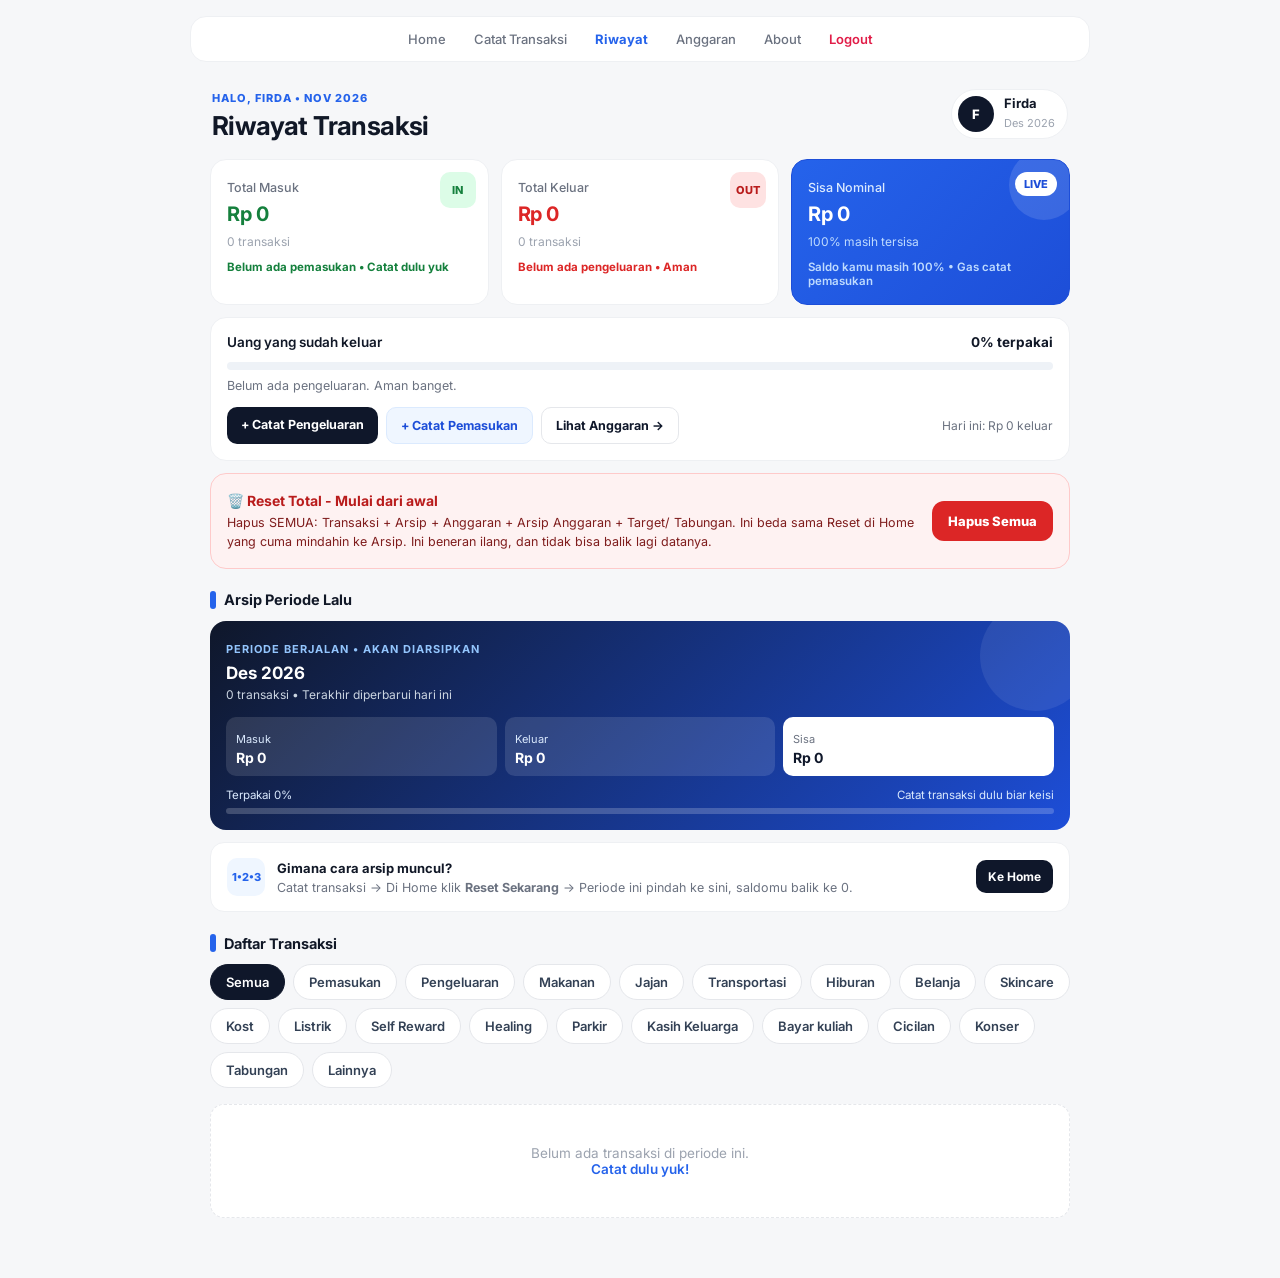
<file: riwayat.html>
<!DOCTYPE html>
<html lang="id">
<head>
<meta charset="UTF-8">
<meta name="viewport" content="width=device-width, initial-scale=1.0">
<title>Riwayat - uMoney</title>
<link href="https://fonts.googleapis.com/css2?family=Inter:wght@400;500;600;700;800&display=swap" rel="stylesheet">
<style>
  *{ font-family:'Inter',system-ui,sans-serif; box-sizing:border-box; margin:0; padding:0; }
  body{ background:#F6F7F9; color:#111827; }
  nav{ max-width:900px; margin:16px auto 0; background:#fff; border:1px solid #EEF0F3; border-radius:16px; padding:14px 20px; display:flex; justify-content:center; gap:28px; }
  nav a{ color:#6B7280; text-decoration:none; font-size:13px; font-weight:500; white-space:nowrap; }
  nav a.active{ color:#2563EB; font-weight:700; }
  nav a:last-child{ color:#E11D48; font-weight:600; }
  .container{ max-width:900px; margin:0 auto; padding:18px 20px 60px; }
  .head{ display:flex; justify-content:space-between; align-items:center; padding:6px 2px 18px; }
  .head h1{ font-size:26px; letter-spacing:-.6px; }
  .head p{ font-size:13px; color:#6B7280; margin-top:4px; }
  .grid3{ display:flex; gap:12px; }
  .card{ flex:1; background:#fff; border:1px solid #EEF0F3; border-radius:16px; padding:16px; }
  .card span{ font-size:12.5px; color:#6B7280; font-weight:500; }
  .card b{ display:block; font-size:20px; margin:6px 0 4px; letter-spacing:-.4px; }
  .card small{ font-size:12px; color:#9CA3AF; }
  .card.green b{ color:#15803D; } .card.red b{ color:#DC2626; }
  .card.dark{ background:linear-gradient(135deg,#2563EB,#1D4ED8); border-color:#1D4ED8; color:#fff; }
  .card.dark span{ color:#DBEAFE; } .card.dark b{ color:#fff; } .card.dark small{ color:#BFDBFE; }
  .progress-box{ background:#fff; border:1px solid #EEF0F3; border-radius:16px; padding:16px; margin-top:12px; }
  .progress-top{ display:flex; justify-content:space-between; font-size:13.5px; font-weight:600; }
  .progress-bar{ height:8px; background:#EEF2F7; border-radius:10px; overflow:hidden; margin:12px 0 8px; }
  .progress-fill{ height:100%; background:linear-gradient(90deg,#2563EB,#0F172A); border-radius:10px; transition:.3s; }
  .progress-box p{ font-size:12.5px; color:#6B7280; }
  .sec-title{ display:flex; align-items:center; gap:8px; margin:22px 0 12px; }
  .sec-title i{ width:6px; height:18px; background:#2563EB; border-radius:10px; display:block; }
  .sec-title h3{ font-size:14.5px; }
  .filter{ display:flex; gap:8px; flex-wrap:wrap; margin:6px 0 16px; }
  .filter button{ padding:9px 15px; border-radius:999px; border:1.5px solid #E5E7EB; background:#fff; font-size:13px; font-weight:600; cursor:pointer; color:#334155; }
  .filter button.active{ background:#0F172A; color:#fff; border-color:#0F172A; }
  .trans-item{ display:flex; gap:12px; align-items:center; background:#fff; border:1px solid #EEF0F3; padding:14px 16px; border-radius:14px; margin-bottom:8px; }
  .trans-icon{ width:42px; height:42px; min-width:42px; border-radius:10px; display:flex; align-items:center; justify-content:center; font-size:11px; font-weight:800; letter-spacing:.5px; }
  .trans-icon.in{ background:#DCFCE7; color:#15803D; } .trans-icon.out{ background:#FEE2E2; color:#B91C1C; }
  .trans-info{ flex:1; min-width:0; } .trans-info b{ display:block; font-size:14px; white-space:nowrap; overflow:hidden; text-overflow:ellipsis; } .trans-info span{ font-size:12px; color:#9CA3AF; }
  .trans-amount{ font-weight:700; font-size:14px; white-space:nowrap; } .trans-amount.in{ color:#15803D; } .trans-amount.out{ color:#DC2626; }
  .empty{ text-align:center; padding:40px 0; color:#9CA3AF; font-size:13.5px; background:#fff; border:1px dashed #E5E7EB; border-radius:14px; }
  .empty a{ color:#2563EB; font-weight:600; text-decoration:none; }
  @media(max-width:820px){ .grid3{ flex-direction:column; } nav{ gap:14px; overflow-x:auto; justify-content:flex-start; max-width:calc(100% - 32px); } .container{ max-width:calc(100% - 32px); padding:18px 0 60px; } }
</style>
</head>
<body>
<nav>
  <a href="index.html">Home</a>
  <a href="tambah.html">Catat Transaksi</a>
  <a href="riwayat.html" class="active">Riwayat</a>
  <a href="anggaran.html">Anggaran</a>
  <a href="about.html">About</a>
  <a href="login.html">Logout</a>
</nav>

<div class="container">
<div class="head">
  <div>
    <span style="font-size:11px; letter-spacing:1px; text-transform:uppercase; color:#2563EB; font-weight:800;">Halo, Firda • Nov 2026</span>
    <h1 style="margin-top:4px;">Riwayat Transaksi</h1>
  </div>
  <div style="display:flex; align-items:center; gap:10px; background:#fff; border:1px solid #EEF0F3; border-radius:999px; padding:6px 12px 6px 6px;">
    <div style="width:36px; height:36px; background:#0F172A; color:#fff; border-radius:50%; display:flex; align-items:center; justify-content:center; font-size:13px; font-weight:800;" id="avatarRiwayat">F</div>
    <div style="line-height:1.2;"><b id="namaRiwayat" style="font-size:13px; display:block;">Firda</b><span style="font-size:11px; color:#9CA3AF;" id="bulanRiwayat">Nov 2026</span></div>
  </div>
</div>

<div class="grid3">
  <div class="card green" style="position:relative; overflow:hidden;">
    <div style="position:absolute; right:12px; top:12px; width:36px; height:36px; background:#DCFCE7; border-radius:10px; display:flex; align-items:center; justify-content:center; font-size:11px; font-weight:800; color:#15803D;">IN</div>
    <span>Total Masuk</span><b id="totalMasuk">Rp 0</b><small id="countMasuk">0 transaksi</small>
    <div style="margin-top:10px; font-size:11.5px; color:#15803D; font-weight:700;" id="insightMasuk">Belum ada pemasukan • Catat dulu yuk</div>
  </div>
  <div class="card red" style="position:relative; overflow:hidden;">
    <div style="position:absolute; right:12px; top:12px; width:36px; height:36px; background:#FEE2E2; border-radius:10px; display:flex; align-items:center; justify-content:center; font-size:11px; font-weight:800; color:#B91C1C;">OUT</div>
    <span>Total Keluar</span><b id="totalKeluar">Rp 0</b><small id="countKeluar">0 transaksi</small>
    <div style="margin-top:10px; font-size:11.5px; color:#DC2626; font-weight:700;" id="insightKeluar">Belum ada pengeluaran • Aman</div>
  </div>
  <div class="card dark" style="position:relative; overflow:hidden;">
    <div style="position:absolute; right:-10px; top:-10px; width:70px; height:70px; background:rgba(255,255,255,.12); border-radius:50%;"></div>
    <div style="position:absolute; right:12px; top:12px; background:#fff; color:#1D4ED8; font-size:11px; font-weight:800; padding:5px 9px; border-radius:999px;">LIVE</div>
    <span>Sisa Nominal</span><b id="sisaNominal">Rp 0</b><small id="persenSisa">100% masih tersisa</small>
    <div style="margin-top:10px; font-size:11.5px; color:#BFDBFE; font-weight:600;" id="insightSisa">Saldo kamu masih 100% • Gas catat pemasukan</div>
  </div>
</div>

<div class="progress-box">
  <div class="progress-top"><span>Uang yang sudah keluar</span><b id="persenTerpakai">0% terpakai</b></div>
  <div class="progress-bar"><div class="progress-fill" id="barTerpakai" style="width:0%"></div></div>
  <p id="teksBar">Belum ada pengeluaran. Aman banget.</p>
  <div style="display:flex; gap:8px; margin-top:14px; flex-wrap:wrap;">
    <a href="tambah.html" style="background:#0F172A; color:#fff; padding:10px 14px; border-radius:10px; font-size:12.5px; font-weight:700; text-decoration:none;">+ Catat Pengeluaran</a>
    <a href="tambah.html" style="background:#EFF6FF; color:#1D4ED8; border:1px solid #DBEAFE; padding:10px 14px; border-radius:10px; font-size:12.5px; font-weight:700; text-decoration:none;">+ Catat Pemasukan</a>
    <a href="anggaran.html" style="background:#fff; color:#0F172A; border:1.5px solid #E5E7EB; padding:10px 14px; border-radius:10px; font-size:12.5px; font-weight:700; text-decoration:none;">Lihat Anggaran →</a>
    <span id="hariIniMini" style="margin-left:auto; font-size:12px; color:#6B7280; align-self:center;">Hari ini: Rp 0 keluar</span>
  </div>
</div>

  <!-- ===== TAMBAHAN: RESET TOTAL - MULAI DARI AWAL (BARU, YANG LAMA GAK DIUBAH) ===== -->
  <div style="background:#FEF2F2; border:1.5px solid #FECACA; border-radius:16px; padding:16px; margin-top:12px; display:flex; gap:12px; align-items:center; flex-wrap:wrap;">
    <div style="flex:1; min-width:200px;">
      <b style="font-size:14px; color:#B91C1C;">🗑️ Reset Total - Mulai dari awal</b>
      <p style="font-size:12.5px; color:#7F1D1D; line-height:1.5; margin-top:4px;">Hapus SEMUA: Transaksi + Arsip + Anggaran + Arsip Anggaran + Target/ Tabungan. Ini beda sama Reset di Home yang cuma mindahin ke Arsip. Ini beneran ilang, dan tidak bisa balik lagi datanya.</p>
    </div>
    <button onclick="hapusSemua()" style="background:#DC2626; color:#fff; border:none; padding:12px 16px; border-radius:12px; font-weight:800; font-size:13px; cursor:pointer; white-space:nowrap;">Hapus Semua</button>
  </div>
  <!-- ===== AKHIR TAMBAHAN ===== -->

  <div class="sec-title"><i></i><h3>Arsip Periode Lalu</h3></div>
  <div id="listArsip"></div>

  <div class="sec-title"><i></i><h3>Daftar Transaksi</h3></div>
  <div class="filter" id="filterWrap">
    <button class="active" onclick="setFilter(this,'Semua')">Semua</button>
    <button onclick="setFilter(this,'Pemasukan')">Pemasukan</button>
    <button onclick="setFilter(this,'Pengeluaran')">Pengeluaran</button>
    <button onclick="setFilter(this,'Makanan')">Makanan</button>
    <button onclick="setFilter(this,'Jajan')">Jajan</button>
    <button onclick="setFilter(this,'Transportasi')">Transportasi</button>
    <button onclick="setFilter(this,'Hiburan')">Hiburan</button>
    <button onclick="setFilter(this,'Belanja')">Belanja</button>
    <button onclick="setFilter(this,'Skincare')">Skincare</button>
    <button onclick="setFilter(this,'Kost')">Kost</button>
    <button onclick="setFilter(this,'Listrik')">Listrik</button>
    <button onclick="setFilter(this,'Self Reward')">Self Reward</button>
    <button onclick="setFilter(this,'Healing')">Healing</button>
    <button onclick="setFilter(this,'Parkir')">Parkir</button>
    <button onclick="setFilter(this,'Kasih Keluarga')">Kasih Keluarga</button>
    <button onclick="setFilter(this,'Bayar kuliah')">Bayar kuliah</button>
    <button onclick="setFilter(this,'Cicilan')">Cicilan</button>
    <button onclick="setFilter(this,'Konser')">Konser</button>
    <button onclick="setFilter(this,'Tabungan')">Tabungan</button>
    <button onclick="setFilter(this,'Lainnya')">Lainnya</button>
  </div>
  <div id="listTransaksi"></div>
</div>

<script>
let currentUser = sessionStorage.getItem('currentUser') || localStorage.getItem('currentUser') || localStorage.getItem('uMoney_lastUser') || 'Firda';
let keyTransaksi = 'uMoney_' + currentUser;
let semua = JSON.parse(localStorage.getItem(keyTransaksi) || '[]');

// ===== TAMBAHAN: FUNGSI RESET TOTAL (BARU, FUNGSI LAMA GAK DIUBAH) =====
function hapusSemua(){
  if(!confirm('YAKIN HAPUS SEMUA? Transaksi, Arsip, Anggaran, Arsip Anggaran, Target / Tabungan semua kehapus permanen dan GAK BISA BALIK.')) return;
  if(!confirm('Terakhir nih, beneran mau mulai dari 0? Kalau iya klik OK.')) return;
  // Daftar key pasti
  let keys = [
    'uMoney_' + currentUser,
    'arsip_' + currentUser,
    'uMoney_arsip_' + currentUser,
    'anggaran_' + currentUser,
    'arsip_anggaran_' + currentUser,
    'target_' + currentUser,
    'tabungan_' + currentUser,
    'uMoney_anggaran_' + currentUser,
    'uMoney_target_' + currentUser,
    'uMoney_tabungan_' + currentUser
  ];
  // Key per bulan / per item, misal target_Firda_2026-11, tabungan_Firda_xxx, anggaran_Firda_xxx
  Object.keys(localStorage).forEach(k=>{
    if(k.startsWith('target_' + currentUser) || k.startsWith('tabungan_' + currentUser) || k.startsWith('anggaran_' + currentUser) || k.startsWith('arsip_' + currentUser) || k.startsWith('uMoney_') && k.includes(currentUser)){
      keys.push(k);
    }
  });
  keys.forEach(k => localStorage.removeItem(k));
  alert('Beres, semua udah kehapus. Mulai dari 0 lagi ya!');
  location.reload();
}
// ===== AKHIR TAMBAHAN =====

// FIX 1: BACA 2 KEY ARSIP - yang dari index.html (arsip_Firda, bentuk flat) + yang lama (uMoney_arsip_Firda, bentuk grup)
// Terus di-normalize jadi bentuk grup yang sama, biar download jalan
function bacaArsipMentah(){
  let out = [];
  try{ let a = JSON.parse(localStorage.getItem('arsip_' + currentUser) || '[]'); if(Array.isArray(a)) out = out.concat(a); }catch(e){}
  try{ let b = JSON.parse(localStorage.getItem('uMoney_arsip_' + currentUser) || '[]'); if(Array.isArray(b)) out = out.concat(b); }catch(e){}
  return out;
}
function normalisasiArsip(mentah){
  // Kalau udah bentuk grup {transaksi:[...]} langsung pakai
  let grup = [];
  let flat = [];
  mentah.forEach(item=>{
    if(item && Array.isArray(item.transaksi)) grup.push(item);
    else if(item && Array.isArray(item.list)) grup.push({bulan:item.bulan, tanggalReset:item.tanggalReset, transaksi:item.list});
    else if(item && item.nama !== undefined) flat.push(item);
  });
  // Kalau bentuk flat dari index.html, kelompokin per arsipDari / diarsipkanPada
  if(flat.length){
    let map = {};
    flat.forEach(t=>{
      let k = t.arsipDari || ('Reset • ' + (t.diarsipkanPada || ''));
      if(!map[k]) map[k] = {bulan:k, tanggalReset:t.diarsipkanPada || '-', transaksi:[]};
      map[k].transaksi.push(t);
    });
    grup = grup.concat(Object.values(map));
  }
  // Hitung ulang total per grup biar gak ngandelin total lama yang bisa salah
  grup.forEach(g=>{
    let tm=0, tk=0;
    (g.transaksi||[]).forEach(t=>{ let j=Number(t.jumlah||t.nominal||0); if(t.tipe==='Pemasukan') tm+=j; else tk+=j; });
    g.totalMasuk = tm; g.totalKeluar = tk; g.sisa = tm-tk;
  });
  return grup;
}
let arsip = normalisasiArsip(bacaArsipMentah());

let filterAktif = 'Semua';
let arsipTerbuka = -1;
function fmt(n){ return 'Rp ' + Number(n||0).toLocaleString('id-ID'); }

document.getElementById('avatarRiwayat').textContent = (currentUser||'F')[0].toUpperCase();
document.getElementById('namaRiwayat').textContent = currentUser;
let bln = ['Jan','Feb','Mar','Apr','Mei','Jun','Jul','Agu','Sep','Okt','Nov','Des'];
let nowD = new Date();
document.getElementById('bulanRiwayat').textContent = bln[nowD.getMonth()] + ' ' + nowD.getFullYear();

function renderArsip(){
  let wrap = document.getElementById('listArsip');
  let totalMasukNow = semua.filter(i=>i.tipe==='Pemasukan').reduce((s,i)=> s + Number(i.jumlah||0), 0);
  let totalKeluarNow = semua.filter(i=>i.tipe!=='Pemasukan').reduce((s,i)=> s + Number(i.jumlah||0), 0);
  let sisaNow = totalMasukNow - totalKeluarNow;
  let persenNow = totalMasukNow > 0 ? Math.min(100, Math.round(totalKeluarNow / totalMasukNow * 100)) : (totalKeluarNow > 0 ? 100 : 0);
  let bulanNow = bln[nowD.getMonth()] + ' ' + nowD.getFullYear();

  let previewHtml = `
  <div style="background:linear-gradient(135deg,#0F172A,#1D4ED8); border-radius:16px; padding:16px; color:#fff; margin-bottom:12px; position:relative; overflow:hidden;">
    <div style="position:absolute; right:-20px; top:-20px; width:110px; height:110px; background:rgba(255,255,255,.08); border-radius:50%;"></div>
    <div style="display:flex; justify-content:space-between; align-items:flex-start; position:relative;">
      <div><span style="font-size:11px; letter-spacing:1px; text-transform:uppercase; color:#93C5FD; font-weight:700;">Periode Berjalan • Akan Diarsipkan</span><b style="display:block; font-size:17px; margin-top:6px;">${bulanNow}</b><span style="font-size:12px; color:#CBD5E1;">${semua.length} transaksi • Terakhir diperbarui hari ini</span></div>
    </div>
    <div style="display:flex; gap:8px; margin-top:14px; position:relative;">
      <div style="flex:1; background:rgba(255,255,255,.12); border-radius:10px; padding:10px;"><span style="font-size:11px; color:#DBEAFE;">Masuk</span><b style="display:block; font-size:14px; margin-top:2px;">${fmt(totalMasukNow)}</b></div>
      <div style="flex:1; background:rgba(255,255,255,.12); border-radius:10px; padding:10px;"><span style="font-size:11px; color:#DBEAFE;">Keluar</span><b style="display:block; font-size:14px; margin-top:2px;">${fmt(totalKeluarNow)}</b></div>
      <div style="flex:1; background:#fff; border-radius:10px; padding:10px;"><span style="font-size:11px; color:#6B7280;">Sisa</span><b style="display:block; font-size:14px; margin-top:2px; color:#0F172A;">${fmt(sisaNow)}</b></div>
    </div>
    <div style="display:flex; justify-content:space-between; font-size:11.5px; color:#DBEAFE; margin-top:12px; position:relative;"><span>Terpakai ${persenNow}%</span><span>${semua.length ? 'Setelah reset di home, catatan keuanganmu akan masuk dalam arsip' : 'Catat transaksi dulu biar keisi'}</span></div>
    <div style="height:6px; background:rgba(255,255,255,.2); border-radius:10px; overflow:hidden; margin-top:6px; position:relative;"><div style="width:${persenNow}%; height:100%; background:#fff;"></div></div>
  </div>`;

  if(!arsip.length){
    wrap.innerHTML = previewHtml + `
    <div style="background:#fff; border:1px solid #EEF0F3; border-radius:14px; padding:14px 16px; display:flex; gap:12px; align-items:center;">
      <div style="width:38px; height:38px; min-width:38px; background:#EFF6FF; color:#2563EB; border-radius:10px; display:flex; align-items:center; justify-content:center; font-weight:800; font-size:11px;">1•2•3</div>
      <div><b style="font-size:13px;">Gimana cara arsip muncul?</b><p style="font-size:12.5px; color:#6B7280; line-height:1.5; margin-top:2px;">Catat transaksi → Di Home klik <b>Reset Sekarang</b> → Periode ini pindah ke sini, saldomu balik ke 0.</p></div>
      <a href="index.html" style="margin-left:auto; white-space:nowrap; background:#0F172A; color:#fff; padding:9px 12px; border-radius:10px; font-size:12px; font-weight:700; text-decoration:none;">Ke Home</a>
    </div>`;
    return;
  }

  let arsipHtml = arsip.map((a, idx) => {
    let tm = a.totalMasuk || 0, tk = a.totalKeluar || 0, sisa = a.sisa ?? (tm - tk);
    let persen = tm > 0 ? Math.min(100, Math.round(tk / tm * 100)) : (tk > 0 ? 100 : 0);
    let trans = a.transaksi || [];
    let perKat = {}; let terbesar = null;
    trans.forEach(t=>{ if(t.tipe!=='Pemasukan'){ perKat[t.kategori||'Lainnya']=(perKat[t.kategori||'Lainnya']||0)+Number(t.jumlah||0); if(!terbesar || Number(t.jumlah||0)>Number(terbesar.jumlah||0)) terbesar=t; } });
    let katTerboros = Object.keys(perKat).sort((x,y)=>perKat[y]-perKat[x])[0] || '-';
    let listTrans = trans.slice().reverse().map(t => `<div style="display:flex; justify-content:space-between; align-items:center; padding:11px 0; border-bottom:1px solid #F9FAFB;"><div><b style="font-size:13px;">${t.nama||t.keterangan||'-'}</b><br><span style="font-size:11.5px; color:#9CA3AF;">${t.kategori||'-'} • ${t.tanggal||'-'}</span></div><b style="font-size:13px; color:${t.tipe==='Pemasukan'?'#15803D':'#DC2626'}">${t.tipe==='Pemasukan'?'+':'-'} ${fmt(t.jumlah)}</b></div>`).join('') || '<p style="font-size:13px; color:#9CA3AF; padding:12px 0;">Tidak ada detail transaksi.</p>';
    let katHtml = Object.keys(perKat).sort((x,y)=>perKat[y]-perKat[x]).slice(0,3).map(k=>{ let p = tk>0 ? Math.round(perKat[k]/tk*100) : 0; return `<div style="margin-top:8px;"><div style="display:flex; justify-content:space-between; font-size:12.5px;"><span>${k}</span><b>${fmt(perKat[k])} • ${p}%</b></div><div style="height:5px; background:#EEF2F7; border-radius:10px; margin-top:5px; overflow:hidden;"><div style="width:${p}%; height:100%; background:#2563EB;"></div></div></div>`; }).join('') || '<p style="font-size:12.5px; color:#9CA3AF;">Belum ada breakdown kategori.</p>';
    return `
    <div style="background:#fff; border:1px solid #EEF0F3; border-radius:16px; margin-bottom:12px; overflow:hidden;">
      <div onclick="toggleArsip(${idx})" style="padding:16px; cursor:pointer;">
        <div style="display:flex; justify-content:space-between; align-items:flex-start; gap:10px;">
          <div><div style="display:flex; gap:8px; align-items:center;"><b style="font-size:14.5px;">${a.bulan || 'Periode Lalu'}</b><span style="font-size:11px; background:#EFF6FF; color:#2563EB; font-weight:700; padding:4px 8px; border-radius:999px;">${trans.length} transaksi</span></div><span style="font-size:12px; color:#9CA3AF;">Diarsipkan ${a.tanggalReset || '-'}</span></div>
          <span style="font-size:12px; color:#2563EB; font-weight:700; white-space:nowrap;">${arsipTerbuka===idx ? 'Tutup' : 'Lihat'}</span>
        </div>
        <div style="display:flex; gap:10px; margin-top:14px;">
          <div style="flex:1; background:#F0FDF4; border-radius:12px; padding:12px;"><span style="font-size:11.5px; color:#15803D;">Total Masuk</span><b style="display:block; font-size:15px; margin-top:2px; color:#15803D;">${fmt(tm)}</b></div>
          <div style="flex:1; background:#FEF2F2; border-radius:12px; padding:12px;"><span style="font-size:11.5px; color:#B91C1C;">Total Keluar</span><b style="display:block; font-size:15px; margin-top:2px; color:#B91C1C;">${fmt(tk)}</b></div>
          <div style="flex:1; background:#0F172A; border-radius:12px; padding:12px;"><span style="font-size:11.5px; color:#94A3B8;">Sisa</span><b style="display:block; font-size:15px; margin-top:2px; color:#fff;">${fmt(sisa)}</b></div>
        </div>
        <div style="display:flex; justify-content:space-between; font-size:12.5px; margin-top:12px; color:#6B7280;"><span>Terpakai ${persen}% dari pemasukan</span><b style="color:#111827;">${persen}%</b></div>
        <div style="height:6px; background:#EEF2F7; border-radius:10px; overflow:hidden; margin-top:6px;"><div style="width:${persen}%; height:100%; background:${persen>=80?'#EF4444':persen>=50?'#F59E0B':'#2563EB'};"></div></div>
        <div style="display:flex; gap:8px; margin-top:12px; flex-wrap:wrap;">
          <span style="font-size:12px; background:#F8FAFC; border:1px solid #EEF0F3; padding:6px 10px; border-radius:999px;">Paling boros: <b>${katTerboros} • ${fmt(perKat[katTerboros]||0)}</b></span>
          <span style="font-size:12px; background:#F8FAFC; border:1px solid #EEF0F3; padding:6px 10px; border-radius:999px;">Terbesar: <b>${terbesar ? terbesar.nama + ' • ' + fmt(terbesar.jumlah) : '-'}</b></span>
        </div>
      </div>
      <div style="display:${arsipTerbuka===idx ? 'block' : 'none'}; padding:0 16px 16px; border-top:1px solid #F3F4F6;">
        <div style="background:#fff; border:1px solid #E5E7EB; border-radius:16px; padding:18px; margin-top:14px; overflow:hidden;">
          <div style="display:flex; justify-content:space-between; align-items:center; gap:12px;">
            <b style="font-size:14px;">Breakdown Kategori</b>
            <span style="font-size:12px; color:#94A3B8;">Top 3</span>
          </div>
          ${katHtml}
          <div style="margin-top:18px; padding-top:16px; border-top:1px solid #F1F5F9;">
            <label style="font-size:12px; font-weight:700; color:#334155;">Download untuk periode:</label>
            <select id="periode-${idx}" onclick="event.stopPropagation()" onchange="event.stopPropagation()" style="width:100%; margin-top:8px; padding:11px 12px; border:1.5px solid #E5E7EB; border-radius:12px; font-size:13px; font-weight:600; background:#fff; cursor:pointer;">
              <option value="semua">Semua Transaksi di Arsip Ini</option>
              <option value="hari">Hari Ini</option>
              <option value="minggu">Minggu Ini (7 Hari Terakhir)</option>
              <option value="bulan">Bulan Ini</option>
              <option value="tahun">Tahun Ini</option>
            </select>
            <p style="font-size:11.5px; color:#94A3B8; margin-top:6px;">Pilih dulu, baru klik Download PDF / Word di bawah.</p>
          </div>
          <div style="display:flex; gap:10px; margin-top:14px;">
            <button type="button" onclick="event.stopPropagation(); downloadArsip(${idx},'pdf')" style="flex:1; background:#0F172A; color:#fff; border:none; padding:12px; border-radius:12px; font-weight:700; cursor:pointer; position:relative; z-index:10;">Download PDF</button>
            <button type="button" onclick="event.stopPropagation(); downloadArsip(${idx},'word')" style="flex:1; background:#fff; color:#0F172A; border:1.5px solid #E5E7EB; padding:12px; border-radius:12px; font-weight:700; cursor:pointer; position:relative; z-index:10;">Download Word</button>
          </div>
          <div style="margin-top:18px; padding-top:14px; border-top:1px solid #F1F5F9;">
            <b style="font-size:13px;">Semua Transaksi di Arsip Ini</b>
            <div style="margin-top:10px;">${listTrans}</div>
          </div>
        </div>
      </div>
    </div>`;
  }).join('');
  wrap.innerHTML = previewHtml + arsipHtml;
}
function toggleArsip(idx){ arsipTerbuka = arsipTerbuka === idx ? -1 : idx; renderArsip(); }

function parseTanggal(str){
  if(!str) return null;
  let bulanMap = {Jan:0,Feb:1,Mar:2,Apr:3,Mei:4,Jun:5,Jul:6,Agu:7,Sep:8,Okt:9,Nov:10,Des:11};
  let s = String(str).trim();
  let parts = s.split(' ');
  if(parts.length === 3 && bulanMap[parts[1]] !== undefined){
    return new Date(Number(parts[2]), bulanMap[parts[1]], Number(parts[0]));
  }
  let d = new Date(s);
  return isNaN(d) ? null : d;
}
function filterPeriode(transaksi, periode){
  if(!periode || periode === 'semua') return transaksi.slice();
  let now = new Date(); now.setHours(0,0,0,0);
  return transaksi.filter(t=>{
    let d = parseTanggal(t.tanggal);
    if(!d) return true;
    d.setHours(0,0,0,0);
    if(periode === 'hari') return d.getTime() === now.getTime();
    if(periode === 'minggu'){
      let tujuhHariLalu = new Date(now); tujuhHariLalu.setDate(now.getDate() - 6);
      return d >= tujuhHariLalu && d <= now;
    }
    if(periode === 'bulan') return d.getFullYear() === now.getFullYear() && d.getMonth() === now.getMonth();
    if(periode === 'tahun') return d.getFullYear() === now.getFullYear();
    return true;
  });
}
function downloadArsip(idx, tipe){
  let a = arsip[idx];
  if(!a){ alert('Arsip tidak ketemu'); return; }
  let selectEl = document.getElementById('periode-' + idx);
  let periode = selectEl ? selectEl.value : 'semua';
  let labelPeriode = {semua:'Semua Transaksi', hari:'Hari Ini', minggu:'Minggu Ini (7 Hari Terakhir)', bulan:'Bulan Ini', tahun:'Tahun Ini'}[periode] || 'Semua Transaksi';
  let semuaTrans = a.transaksi || a.list || a.data || [];
  let list = filterPeriode(semuaTrans, periode);
  let totalMasuk = 0, totalKeluar = 0;
  list.forEach(t=>{
    let jml = Number(t.jumlah || t.nominal || 0);
    if(t.tipe === 'Pemasukan') totalMasuk += jml; else totalKeluar += jml;
  });
  let sisa = totalMasuk - totalKeluar;
  let judul = (a.bulan || ('Arsip ' + (Number(idx)+1))) + ' - ' + labelPeriode;
  let namaFile = judul.replace(/[^a-z0-9]/gi,'_');
  let rows = list.map((t,i)=>{
    let jml = Number(t.jumlah || t.nominal || 0);
    let isMasuk = t.tipe === 'Pemasukan';
    return `<tr>
      <td style="padding:8px; border:1px solid #E5E7EB;">${i+1}</td>
      <td style="padding:8px; border:1px solid #E5E7EB;">${t.tanggal || t.date || '-'}</td>
      <td style="padding:8px; border:1px solid #E5E7EB;">${t.nama || t.keterangan || '-'}</td>
      <td style="padding:8px; border:1px solid #E5E7EB;">${t.kategori || '-'}</td>
      <td style="padding:8px; border:1px solid #E5E7EB;">${isMasuk ? 'Pemasukan' : 'Pengeluaran'}</td>
      <td style="padding:8px; border:1px solid #E5E7EB; text-align:right;">Rp ${jml.toLocaleString('id-ID')}</td>
    </tr>`;
  }).join('');
  let html = `<html><head><meta charset="utf-8"><title>${judul}</title></head>
  <body style="font-family:Arial; padding:24px; color:#0F172A;">
    <h2 style="margin:0;">uMoney - ${judul}</h2>
    <p style="color:#64748B;">Periode: ${labelPeriode} | Diarsipkan: ${a.tanggalReset || '-'} | Dicetak: ${new Date().toLocaleDateString('id-ID')}</p>
    <div style="display:flex; gap:12px; margin:16px 0;">
      <div style="border:1px solid #E5E7EB; padding:12px; border-radius:10px; flex:1;">Total Masuk<br><b style="color:#16A34A;">Rp ${totalMasuk.toLocaleString('id-ID')}</b></div>
      <div style="border:1px solid #E5E7EB; padding:12px; border-radius:10px; flex:1;">Total Keluar<br><b style="color:#DC2626;">Rp ${totalKeluar.toLocaleString('id-ID')}</b></div>
      <div style="border:1px solid #E5E7EB; padding:12px; border-radius:10px; flex:1;">Sisa<br><b>Rp ${sisa.toLocaleString('id-ID')}</b></div>
    </div>
    <table style="width:100%; border-collapse:collapse; font-size:13px;">
      <tr style="background:#F8FAFC;"><th style="padding:8px; border:1px solid #E5E7EB; text-align:left;">No</th><th style="padding:8px; border:1px solid #E5E7EB; text-align:left;">Tanggal</th><th style="padding:8px; border:1px solid #E5E7EB; text-align:left;">Nama</th><th style="padding:8px; border:1px solid #E5E7EB; text-align:left;">Kategori</th><th style="padding:8px; border:1px solid #E5E7EB; text-align:left;">Tipe</th><th style="padding:8px; border:1px solid #E5E7EB; text-align:right;">Nominal</th></tr>
      ${rows || '<tr><td colspan="6" style="padding:12px; text-align:center;">Tidak ada transaksi di periode ini</td></tr>'}
    </table>
    <p style="font-size:11px; color:#94A3B8; margin-top:20px;">Dicetak dari uMoney • ${new Date().toLocaleDateString('id-ID')}</p>
  </body></html>`;
  if(tipe === 'word'){
    try{
      let blob = new Blob(['\ufeff', html], {type:'application/msword'});
      let url = URL.createObjectURL(blob);
      let link = document.createElement('a');
      link.href = url;
      link.download = namaFile + '.doc';
      document.body.appendChild(link);
      link.click();
      document.body.removeChild(link);
      setTimeout(()=>URL.revokeObjectURL(url), 1000);
    }catch(e){
      let win = window.open('', '_blank');
      if(!win){ alert('Popup diblokir, izinkan popup dulu'); return; }
      win.document.write(html);
      win.document.close();
    }
  } else {
    let win = window.open('', '_blank');
    if(!win){ alert('Popup diblokir, izinkan popup dulu di browser HP kamu'); return; }
    win.document.write(html);
    win.document.close();
    win.focus();
    setTimeout(()=>{ try{ win.print(); }catch(e){} }, 500);
  }
}
function render(){
  let masuk = semua.filter(i => i.tipe === 'Pemasukan');
  let keluar = semua.filter(i => i.tipe !== 'Pemasukan');
  let totalMasuk = masuk.reduce((s,i)=> s + Number(i.jumlah||0), 0);
  let totalKeluar = keluar.reduce((s,i)=> s + Number(i.jumlah||0), 0);
  let sisa = totalMasuk - totalKeluar;
  // FIX 4: kalau Masuk 0 tapi Keluar > 0, persen = 100, bukan 0
  let persenKeluar = totalMasuk > 0 ? Math.min(100, Math.round(totalKeluar / totalMasuk * 100)) : (totalKeluar > 0 ? 100 : 0);
  let persenSisa = Math.max(0, 100 - persenKeluar);
  document.getElementById('totalMasuk').textContent = fmt(totalMasuk);
  document.getElementById('countMasuk').textContent = masuk.length + ' transaksi';
  document.getElementById('totalKeluar').textContent = fmt(totalKeluar);
  document.getElementById('countKeluar').textContent = keluar.length + ' transaksi';
  document.getElementById('sisaNominal').textContent = fmt(sisa);
  document.getElementById('persenSisa').textContent = persenSisa + '% masih tersisa';
  document.getElementById('persenTerpakai').textContent = persenKeluar + '% terpakai';
  document.getElementById('barTerpakai').style.width = persenKeluar + '%';
  document.getElementById('barTerpakai').style.background = persenKeluar >= 80 ? '#EF4444' : persenKeluar >= 50 ? '#F59E0B' : 'linear-gradient(90deg,#2563EB,#0F172A)';
  document.getElementById('teksBar').textContent = totalKeluar === 0 ? 'Belum ada pengeluaran. Aman banget.' : persenKeluar >= 80 ? 'Udah 80% kepake, rem dulu jajan-nya!' : persenKeluar >= 50 ? 'Udah setengah kepake, mulai kontrol ya.' : 'Masih aman, baru kepake dikit.';
  let data = semua.slice().reverse();
  if(filterAktif !== 'Semua'){
    if(filterAktif === 'Pemasukan' || filterAktif === 'Pengeluaran') data = data.filter(i => i.tipe === filterAktif);
    else data = data.filter(i => (i.kategori || '') === filterAktif);
  }
  let list = document.getElementById('listTransaksi');
  // FIX 5: Hari ini dibandingin pake parseTanggal, bukan string "23 Nov 2026" vs "2026-11-23"
  let today = new Date(); today.setHours(0,0,0,0);
  let keluarHariIni = semua.filter(i=>{ let d = parseTanggal(i.tanggal); return d && d.setHours(0,0,0,0) === today.getTime() && i.tipe!=='Pemasukan'; }).reduce((s,i)=> s + Number(i.jumlah||0), 0);
  document.getElementById('insightMasuk').textContent = totalMasuk > 0 ? 'Ada ' + masuk.length + ' pemasukan • Terus pertahankan' : 'Belum ada pemasukan • Catat dulu yuk';
  document.getElementById('insightKeluar').textContent = totalKeluar > 0 ? 'Rata-rata ' + fmt(Math.round(totalKeluar / Math.max(1, keluar.length))) + ' / transaksi' : 'Belum ada pengeluaran • Aman';
  document.getElementById('insightSisa').textContent = 'Saldo kamu masih ' + persenSisa + '% • ' + (persenKeluar >= 80 ? 'Udah mepet, rem dulu!' : persenKeluar >= 50 ? 'Udah setengah, kontrol ya' : 'Gas catat pemasukan');
  document.getElementById('hariIniMini').textContent = 'Hari ini: ' + fmt(keluarHariIni) + ' keluar';
  if(!data.length){ list.innerHTML = '<div class="empty">Belum ada transaksi di periode ini.<br><a href="tambah.html">Catat dulu yuk!</a></div>'; return; }
  list.innerHTML = data.map(item => {
    let isIn = item.tipe === 'Pemasukan';
    return `<div class="trans-item"><div class="trans-icon ${isIn ? 'in' : 'out'}">${isIn ? 'IN' : 'OUT'}</div><div class="trans-info"><b>${item.nama}</b><span>${item.kategori} • ${item.tanggal}</span></div><div class="trans-amount ${isIn ? 'in' : 'out'}">${isIn ? '+' : '-'} ${fmt(item.jumlah)}</div></div>`;
  }).join('');
}
function setFilter(btn, f){
  filterAktif = f;
  document.querySelectorAll('.filter button').forEach(b => b.classList.remove('active'));
  btn.classList.add('active');
  render();
}
renderArsip(); render();
</script>
</body>
</html>
</file>
